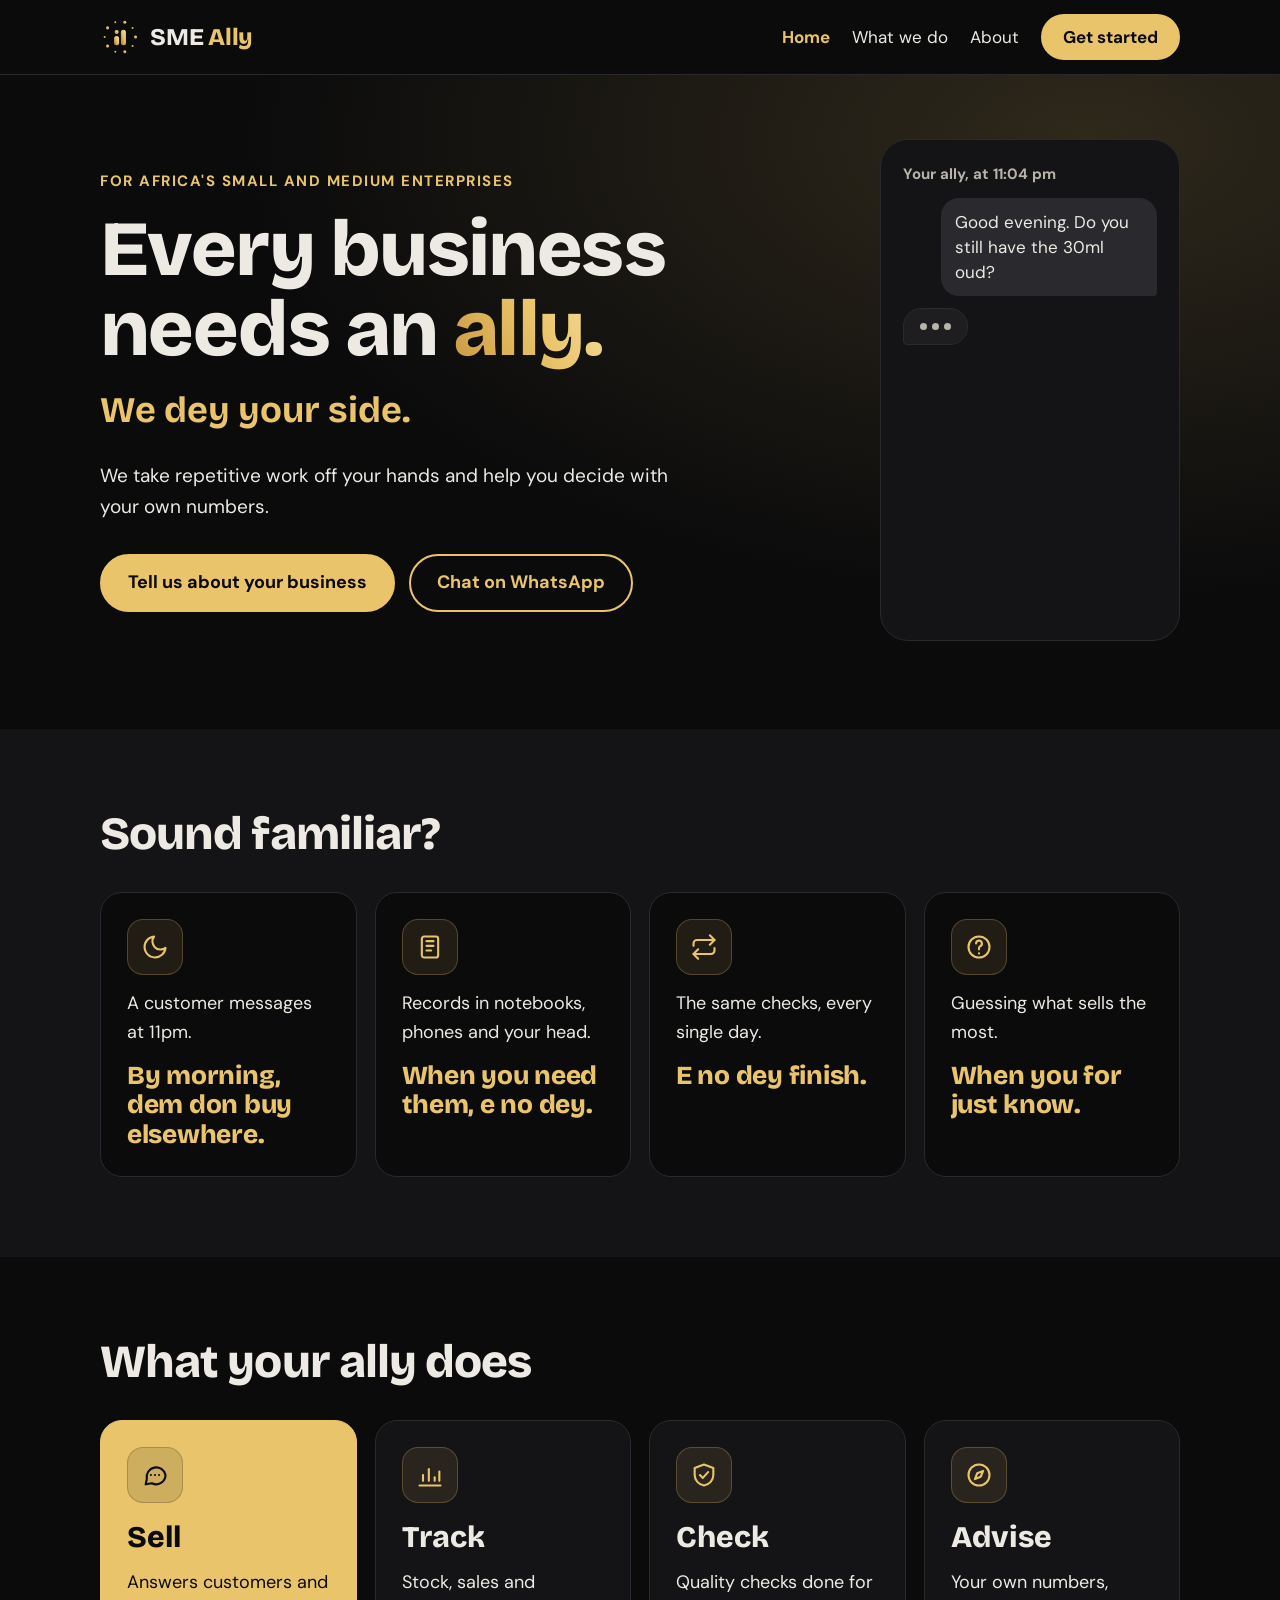
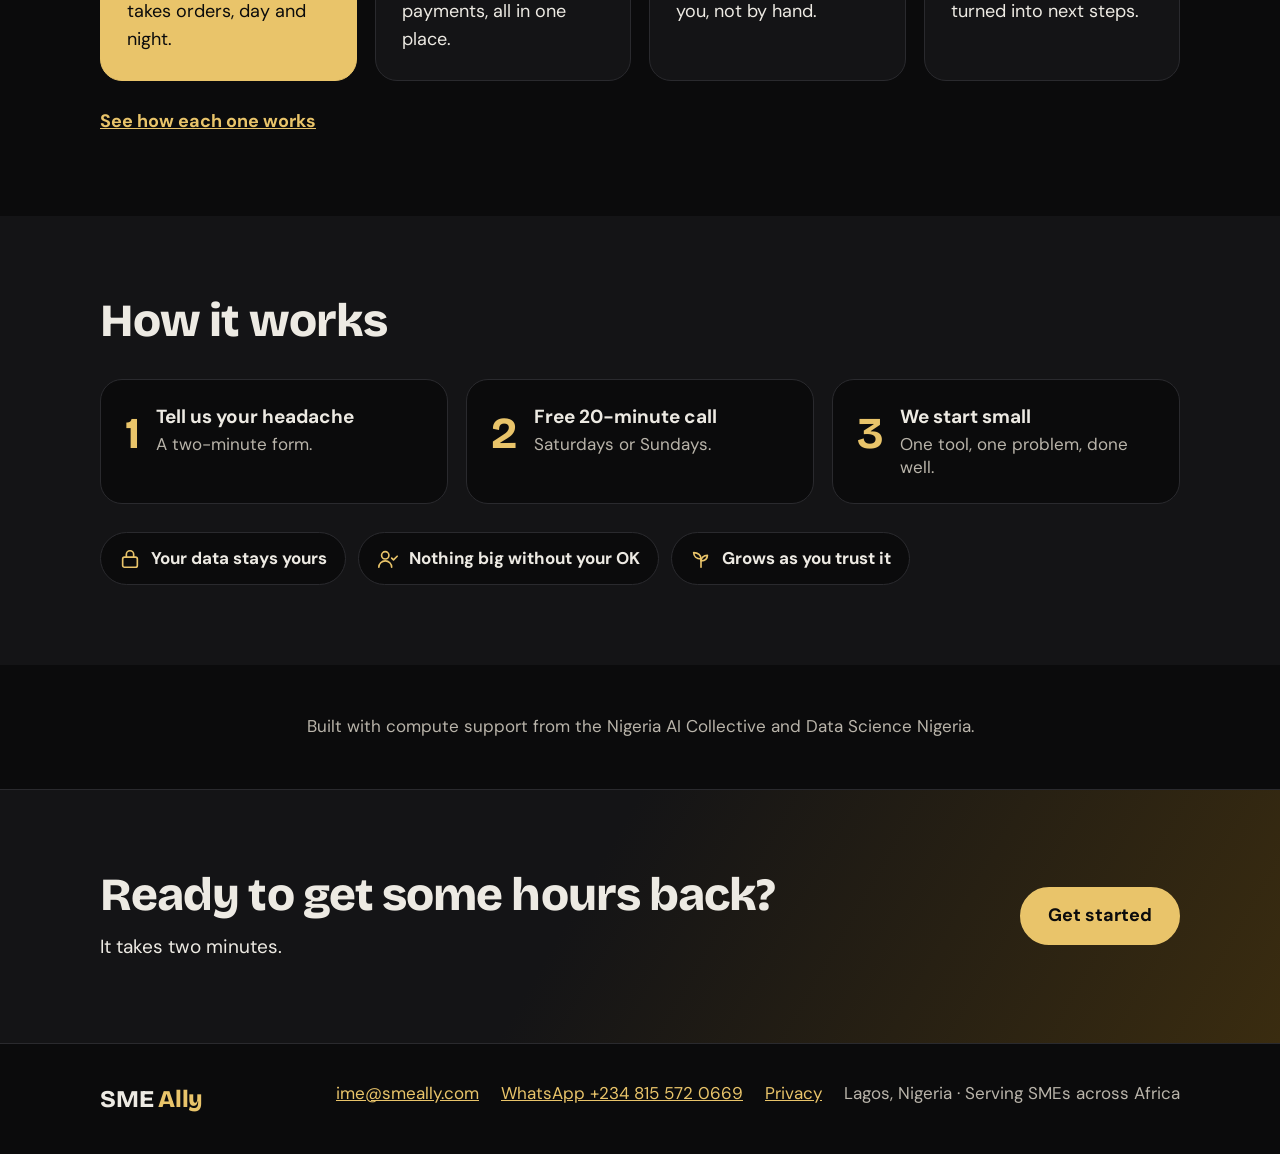
<file: index.html>
<!doctype html>
<html lang="en">
<head>
<meta charset="utf-8">
<meta name="viewport" content="width=device-width, initial-scale=1">
<title>SME Ally: Every business needs an ally</title>
<meta name="description" content="SME Ally helps Africa's small and medium enterprises sell, track, check and decide better, with tools built around how your business really works.">
<meta name="theme-color" content="#0B0B0C">
<link rel="canonical" href="https://smeally.com/">
<meta property="og:type" content="website">
<meta property="og:site_name" content="SME Ally">
<meta property="og:title" content="SME Ally: Every business needs an ally">
<meta property="og:description" content="SME Ally helps Africa's small and medium enterprises sell, track, check and decide better, with tools built around how your business really works.">
<meta property="og:url" content="https://smeally.com/">
<meta property="og:image" content="https://smeally.com/images/og-image.png">
<meta property="og:image:width" content="1200">
<meta property="og:image:height" content="630">
<meta name="twitter:card" content="summary_large_image">
<link rel="icon" href="/images/favicon.svg" type="image/svg+xml">
<link rel="icon" href="/images/favicon-32.png" sizes="32x32" type="image/png">
<link rel="apple-touch-icon" href="/images/apple-touch-icon.png">
<link rel="preload" href="/fonts/dm-sans-latin-400-normal.woff2" as="font" type="font/woff2" crossorigin>
<link rel="preload" href="/fonts/bricolage-grotesque-latin-800-normal.woff2" as="font" type="font/woff2" crossorigin>
<link rel="stylesheet" href="/css/style.css">
</head>
<body>
<a class="skip" href="#main">Skip to content</a>
<header class="site-header">
<div class="wrap">
<a class="brand" href="/" aria-label="SME Ally home">
<img src="/images/mark.svg" width="40" height="40" alt="">
<span class="brand-name">SME <span>Ally</span></span>
</a>
<nav class="nav" aria-label="Main">
<a href="/" aria-current="page">Home</a>
<a href="/what-we-do.html">What we do</a>
<a href="/about.html">About</a>
<a class="btn" href="/start.html">Get started</a>
</nav>
</div>
</header>
<main id="main">
<section class="hero">
<div class="wrap">
<div class="hero-text">
<p class="eyebrow">For Africa's small and medium enterprises</p>
<h1 class="h1">Every business needs an <span class="gold-text">ally.</span></h1>
<p class="pidgin-line">We dey your side.</p>
<p class="lead">We take repetitive work off your hands and help you decide with your own numbers.</p>
<div class="btn-row">
<a class="btn" href="/start.html">Tell us about your business</a>
<a class="btn btn-outline" href="https://wa.me/2348155720669?text=Hello%20SME%20Ally%2C%20I%20found%20you%20on%20smeally.com." data-wa>Chat on WhatsApp</a>
</div>
</div>
<div class="hero-side">
<div class="chat" id="hero-chat" role="img" aria-label="Example chat: a customer asks about a perfume late at night and the ally confirms it is available.">
<p class="chat-time">Your ally, at 11:04 pm</p>
<div class="bubble them">Good evening. Do you still have the 30ml oud?</div>
<div class="bubble ally">Good evening! Let me confirm that one real quick. Which area should we deliver to?</div>
<div class="bubble them">Ikeja</div>
<div class="bubble win">Good news, it's available.</div>
<p class="chat-foot">You were asleep. The sale wasn't.</p>
</div>
</div>
</div>
</section>

<section class="band">
<div class="wrap section">
<h2 class="h2">Sound familiar?</h2>
<div class="grid">
<div class="card pain"><div class="icon-box"><svg class="icon" viewBox="0 0 24 24" aria-hidden="true"><path d="M21 12.8A9 9 0 1 1 11.2 3a7 7 0 0 0 9.8 9.8z"/></svg></div><p class="pain-set">A customer messages at 11pm.</p><p class="pain-punch">By morning, dem don buy elsewhere.</p></div>
<div class="card pain"><div class="icon-box"><svg class="icon" viewBox="0 0 24 24" aria-hidden="true"><rect x="5" y="3" width="14" height="18" rx="2"/><path d="M9 7h6M9 11h6M9 15h4"/></svg></div><p class="pain-set">Records in notebooks, phones and your head.</p><p class="pain-punch">When you need them, e no dey.</p></div>
<div class="card pain"><div class="icon-box"><svg class="icon" viewBox="0 0 24 24" aria-hidden="true"><path d="M17 2l4 4-4 4"/><path d="M3 11V9a3 3 0 0 1 3-3h15"/><path d="M7 22l-4-4 4-4"/><path d="M21 13v2a3 3 0 0 1-3 3H3"/></svg></div><p class="pain-set">The same checks, every single day.</p><p class="pain-punch">E no dey finish.</p></div>
<div class="card pain"><div class="icon-box"><svg class="icon" viewBox="0 0 24 24" aria-hidden="true"><circle cx="12" cy="12" r="9"/><path d="M9.5 9a2.5 2.5 0 1 1 3.5 2.3c-.6.3-1 .9-1 1.6V14"/><path d="M12 17.5h.01"/></svg></div><p class="pain-set">Guessing what sells the most.</p><p class="pain-punch">When you for just know.</p></div>
</div>
</div>
</section>

<section class="wrap section">
<h2 class="h2">What your ally does</h2>
<div class="grid">
<div class="card tile card-gold"><div class="icon-box"><svg class="icon" viewBox="0 0 24 24" aria-hidden="true"><path d="M21 12a8 8 0 0 1-11.6 7.1L4 20l1-4.6A8 8 0 1 1 21 12z"/><path d="M8.5 12h.01M12 12h.01M15.5 12h.01"/></svg></div><p class="card-title">Sell</p><p>Answers customers and takes orders, day and night.</p></div>
<div class="card tile"><div class="icon-box"><svg class="icon" viewBox="0 0 24 24" aria-hidden="true"><path d="M3 21h18"/><path d="M6 17v-5"/><path d="M11 17V7"/><path d="M16 17v-3"/><path d="M20 17V9"/></svg></div><p class="card-title">Track</p><p>Stock, sales and payments, all in one place.</p></div>
<div class="card tile"><div class="icon-box"><svg class="icon" viewBox="0 0 24 24" aria-hidden="true"><path d="M12 3l8 3v6c0 4.5-3.4 8.3-8 9-4.6-.7-8-4.5-8-9V6z"/><path d="M8.5 12l2.5 2.5 4.5-5"/></svg></div><p class="card-title">Check</p><p>Quality checks done for you, not by hand.</p></div>
<div class="card tile"><div class="icon-box"><svg class="icon" viewBox="0 0 24 24" aria-hidden="true"><circle cx="12" cy="12" r="9"/><path d="M15.5 8.5l-2 5-5 2 2-5z"/></svg></div><p class="card-title">Advise</p><p>Your own numbers, turned into next steps.</p></div>
</div>
<p style="margin-top:26px"><a href="/what-we-do.html"><strong>See how each one works</strong></a></p>
</section>

<section class="band">
<div class="wrap section">
<h2 class="h2">How it works</h2>
<div class="step-row">
<div class="step-card"><p class="step-num">1</p><p>Tell us your headache<span>A two-minute form.</span></p></div>
<div class="step-card"><p class="step-num">2</p><p>Free 20-minute call<span>Saturdays or Sundays.</span></p></div>
<div class="step-card"><p class="step-num">3</p><p>We start small<span>One tool, one problem, done well.</span></p></div>
</div>
<div class="pills">
<span class="pill"><svg class="icon" viewBox="0 0 24 24" aria-hidden="true"><rect x="4" y="10" width="16" height="11" rx="2"/><path d="M8 10V7a4 4 0 0 1 8 0v3"/></svg>Your data stays yours</span>
<span class="pill"><svg class="icon" viewBox="0 0 24 24" aria-hidden="true"><circle cx="9" cy="8" r="4"/><path d="M2 21a7 7 0 0 1 14 0"/><path d="M16 11l2 2 4-4"/></svg>Nothing big without your OK</span>
<span class="pill"><svg class="icon" viewBox="0 0 24 24" aria-hidden="true"><path d="M12 21v-9"/><path d="M12 12C12 8 9 5 4 5c0 4 3 7 8 7z"/><path d="M12 14c0-3 2.5-6 7-6 0 3.5-2.5 6-7 6z"/></svg>Grows as you trust it</span>
</div>
</div>
</section>

<section class="wrap" style="padding-top:8px;padding-bottom:8px">
<!-- ============ DEMO VIDEO (hidden until the video is ready) ============
     When your demo video is on YouTube:
     1. On YouTube, press Share, then Embed, and copy the code after "embed/" in the link.
        Example: https://www.youtube.com/embed/AbC123xyz  ->  the code is AbC123xyz
     2. Replace VIDEO_CODE below with that code.
     3. Delete the two lines below that have square brackets [ ] in them.
     4. Commit the change on GitHub. The site updates by itself in about a minute.
     ===================================================================== -->
<!-- [DELETE THIS LINE TO SHOW THE VIDEO]
<div class="section">
<h2 class="h2">See your ally at work</h2>
<p class="section-sub" style="margin-bottom:24px">A real customer, a real sale.</p>
<iframe class="video" src="https://www.youtube-nocookie.com/embed/VIDEO_CODE" title="SME Ally demo: the sales assistant closing a sale" loading="lazy" allow="accelerometer; encrypted-media; gyroscope; picture-in-picture" allowfullscreen></iframe>
</div>
[DELETE THIS LINE TO SHOW THE VIDEO] -->
<p class="credit" style="margin:40px 0">Built with compute support from the Nigeria AI Collective and Data Science Nigeria.</p>
</section>

<section class="cta-band">
<div class="wrap section cta-inner">
<div>
<h2 class="h2">Ready to get some hours back?</h2>
<p style="margin-top:12px;font-size:19px">It takes two minutes.</p>
</div>
<a class="btn" href="/start.html">Get started</a>
</div>
</section>
</main>
<footer class="site-footer">
<div class="wrap">
<span class="brand-name">SME <span>Ally</span></span>
<div class="footer-links">
<a href="mailto:ime@smeally.com">ime@smeally.com</a>
<a href="https://wa.me/2348155720669?text=Hello%20SME%20Ally%2C%20I%20found%20you%20on%20smeally.com." data-wa>WhatsApp +234 815 572 0669</a>
<a href="/privacy.html">Privacy</a>
<span>Lagos, Nigeria · Serving SMEs across Africa</span>
</div>
</div>
</footer>
<dialog id="wa-dialog" class="wa-dialog" aria-labelledby="wa-title">
<form id="wa-form" method="dialog" novalidate data-intro="Hello SME Ally, I found you on smeally.com.">
<button type="button" class="wa-close" id="wa-close" aria-label="Close">&times;</button>
<p class="eyebrow" style="margin-bottom:8px">Chat on WhatsApp</p>
<h2 id="wa-title" class="wa-title">Quick hello first</h2>
<p class="muted" style="margin-top:6px">So we know who you are when your message arrives.</p>
<div class="field" style="margin-top:20px"><label for="wa-name">Your name</label>
<input class="input" id="wa-name" name="name" autocomplete="name" placeholder="John Doe" required></div>
<div class="field" style="margin-top:16px"><label for="wa-biz">Business name</label>
<input class="input" id="wa-biz" name="business" autocomplete="organization" placeholder="Elixir Haven"></div>
<div class="field" style="margin-top:16px"><label for="wa-kind">What kind of business is it?</label>
<input class="input" id="wa-kind" name="kind" placeholder="Perfume shop, salon, catfish farm"></div>
<div class="field" style="margin-top:16px"><label for="wa-need">What can we help with? <span class="muted" style="font-weight:400">(optional)</span></label>
<textarea class="input" id="wa-need" name="need" rows="3" placeholder="Say it the way you'd say it to a friend."></textarea></div>
<p class="error-text" id="wa-error" role="alert" hidden>Please add your name.</p>
<button class="btn" type="submit" style="margin-top:20px;width:100%">Continue to WhatsApp</button>
</form>
</dialog>
<script src="/js/config.js"></script>
<script src="/js/wa.js" defer></script>
<script src="/js/motion.js" defer></script>
</body>
</html>
</file>
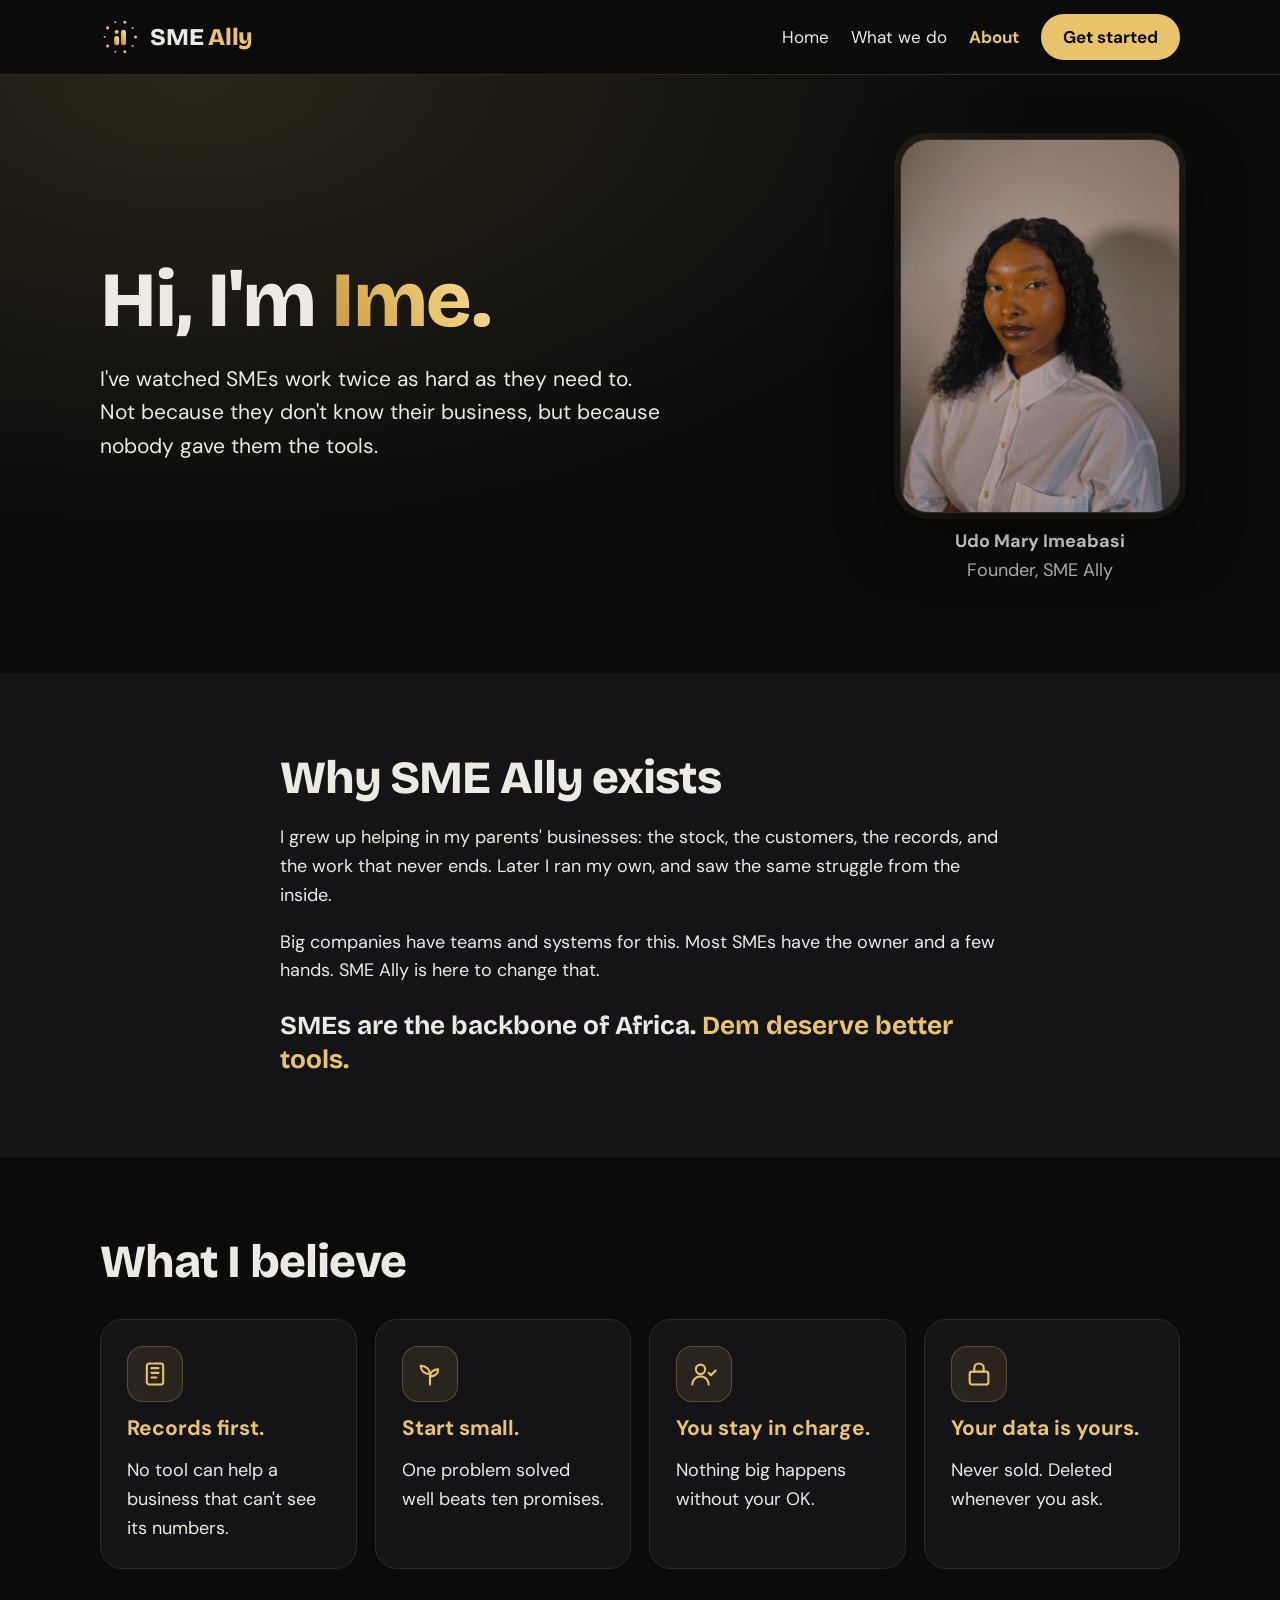
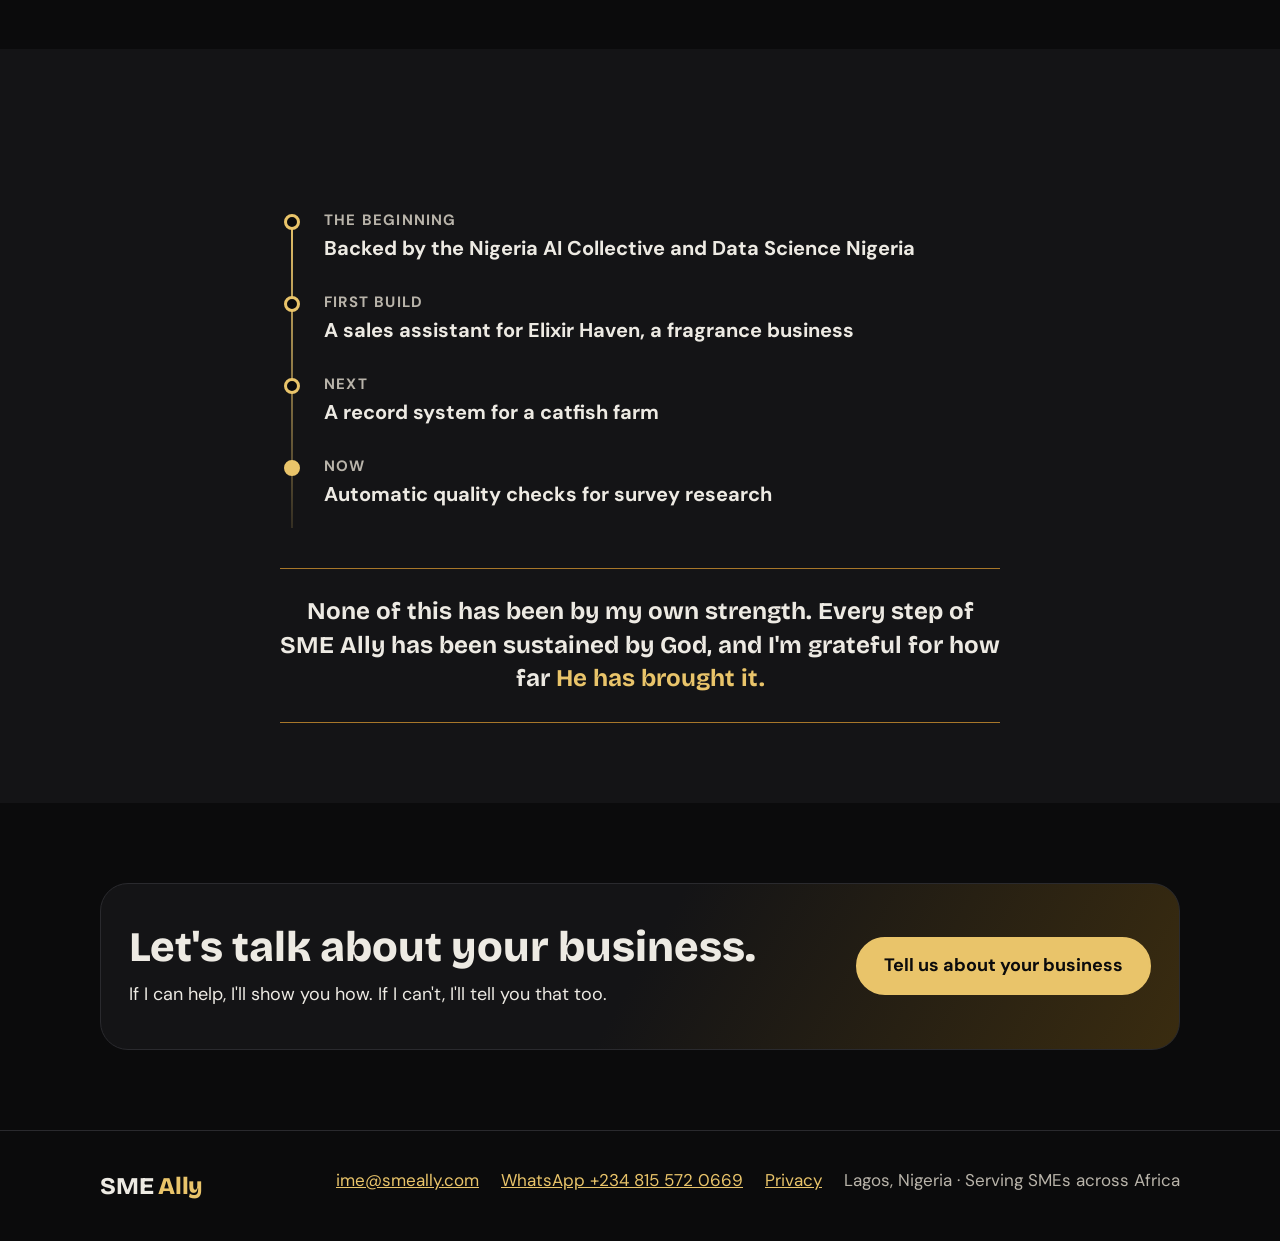
<file: about.html>
<!doctype html>
<html lang="en">
<head>
<meta charset="utf-8">
<meta name="viewport" content="width=device-width, initial-scale=1">
<title>About Ime | SME Ally</title>
<meta name="description" content="Hi, I'm Ime, founder of SME Ally. I build tools that give Africa's small and medium enterprises an ally for the daily load.">
<meta name="theme-color" content="#0B0B0C">
<link rel="canonical" href="https://smeally.com/about.html">
<meta property="og:type" content="website">
<meta property="og:site_name" content="SME Ally">
<meta property="og:title" content="About Ime | SME Ally">
<meta property="og:description" content="Hi, I'm Ime, founder of SME Ally. I build tools that give Africa's small and medium enterprises an ally for the daily load.">
<meta property="og:url" content="https://smeally.com/about.html">
<meta property="og:image" content="https://smeally.com/images/og-image.png">
<meta property="og:image:width" content="1200">
<meta property="og:image:height" content="630">
<meta name="twitter:card" content="summary_large_image">
<link rel="icon" href="/images/favicon.svg" type="image/svg+xml">
<link rel="icon" href="/images/favicon-32.png" sizes="32x32" type="image/png">
<link rel="apple-touch-icon" href="/images/apple-touch-icon.png">
<link rel="preload" href="/fonts/dm-sans-latin-400-normal.woff2" as="font" type="font/woff2" crossorigin>
<link rel="preload" href="/fonts/bricolage-grotesque-latin-800-normal.woff2" as="font" type="font/woff2" crossorigin>
<link rel="stylesheet" href="/css/style.css">
</head>
<body>
<a class="skip" href="#main">Skip to content</a>
<header class="site-header">
<div class="wrap">
<a class="brand" href="/" aria-label="SME Ally home">
<img src="/images/mark.svg" width="40" height="40" alt="">
<span class="brand-name">SME <span>Ally</span></span>
</a>
<nav class="nav" aria-label="Main">
<a href="/">Home</a>
<a href="/what-we-do.html">What we do</a>
<a href="/about.html" aria-current="page">About</a>
<a class="btn" href="/start.html">Get started</a>
</nav>
</div>
</header>
<main id="main">
<section class="hero" style="background:radial-gradient(ellipse at 15% 0%, rgba(233,196,106,0.14), rgba(11,11,12,0) 55%)">
<div class="wrap">
<div class="hero-text">
<h1 class="h1">Hi, I'm <span class="gold-text">Ime.</span></h1>
<p class="lead" style="font-size:21px;max-width:560px">I've watched SMEs work twice as hard as they need to. Not because they don't know their business, but because nobody gave them the tools.</p>
</div>
<div class="photo-wrap">
<!-- ============ YOUR PHOTO ============
     The photo is the file images/ime.jpg (all small letters).
     To change it, upload a new photo with exactly that name into the images folder.
     ==================================== -->
<div class="photo-real">
<img class="photo-fallback" src="/images/mark.svg" alt="" aria-hidden="true">
<img src="/images/ime.jpg" alt="Udo Mary Imeabasi, founder of SME Ally" width="300" height="400" onerror="this.remove()" style="position:relative">
</div>
<p style="text-align:center"><strong>Udo Mary Imeabasi</strong><br><span class="muted">Founder, SME Ally</span></p>
</div>
</div>
</section>

<section class="band">
<div class="narrow section">
<h2 class="h2" style="margin-bottom:20px">Why SME Ally exists</h2>
<p style="margin-bottom:18px">I grew up helping in my parents' businesses: the stock, the customers, the records, and the work that never ends. Later I ran my own, and saw the same struggle from the inside.</p>
<p style="margin-bottom:24px">Big companies have teams and systems for this. Most SMEs have the owner and a few hands. SME Ally is here to change that.</p>
<p class="big-quote">SMEs are the backbone of Africa. <span class="gold">Dem deserve better tools.</span></p>
</div>
</section>

<section class="wrap section">
<h2 class="h2">What I believe</h2>
<div class="grid">
<div class="card belief"><div class="icon-box"><svg class="icon" viewBox="0 0 24 24" aria-hidden="true"><rect x="5" y="3" width="14" height="18" rx="2"/><path d="M9 7h6M9 11h6M9 15h4"/></svg></div><p class="card-label">Records first.</p><p>No tool can help a business that can't see its numbers.</p></div>
<div class="card belief"><div class="icon-box"><svg class="icon" viewBox="0 0 24 24" aria-hidden="true"><path d="M12 21v-9"/><path d="M12 12C12 8 9 5 4 5c0 4 3 7 8 7z"/><path d="M12 14c0-3 2.5-6 7-6 0 3.5-2.5 6-7 6z"/></svg></div><p class="card-label">Start small.</p><p>One problem solved well beats ten promises.</p></div>
<div class="card belief"><div class="icon-box"><svg class="icon" viewBox="0 0 24 24" aria-hidden="true"><circle cx="9" cy="8" r="4"/><path d="M2 21a7 7 0 0 1 14 0"/><path d="M16 11l2 2 4-4"/></svg></div><p class="card-label">You stay in charge.</p><p>Nothing big happens without your OK.</p></div>
<div class="card belief"><div class="icon-box"><svg class="icon" viewBox="0 0 24 24" aria-hidden="true"><rect x="4" y="10" width="16" height="11" rx="2"/><path d="M8 10V7a4 4 0 0 1 8 0v3"/></svg></div><p class="card-label">Your data is yours.</p><p>Never sold. Deleted whenever you ask.</p></div>
</div>
</section>

<section class="band">
<div class="narrow section">
<h2 class="h2">How it started</h2>
<ol class="timeline">
<li><p class="when">The beginning</p><p class="what">Backed by the Nigeria AI Collective and Data Science Nigeria</p></li>
<li><p class="when">First build</p><p class="what">A sales assistant for Elixir Haven, a fragrance business</p></li>
<li><p class="when">Next</p><p class="what">A record system for a catfish farm</p></li>
<li class="now"><p class="when">Now</p><p class="what">Automatic quality checks for survey research</p></li>
</ol>
<p class="faith">None of this has been by my own strength. Every step of SME Ally has been sustained by God, and I'm grateful for how far <span class="gold">He has brought it.</span></p>
</div>
</section>

<section class="wrap section">
<div class="cta-box cta-inner">
<div>
<p style="font-family:var(--head);font-weight:800;font-size:clamp(30px,3.6vw,42px);line-height:1.1">Let's talk about your business.</p>
<p style="margin-top:10px">If I can help, I'll show you how. If I can't, I'll tell you that too.</p>
</div>
<a class="btn" href="/start.html">Tell us about your business</a>
</div>
</section>
</main>
<footer class="site-footer">
<div class="wrap">
<span class="brand-name">SME <span>Ally</span></span>
<div class="footer-links">
<a href="mailto:ime@smeally.com">ime@smeally.com</a>
<a href="https://wa.me/2348155720669?text=Hello%20SME%20Ally%2C%20I%20found%20you%20on%20smeally.com." data-wa>WhatsApp +234 815 572 0669</a>
<a href="/privacy.html">Privacy</a>
<span>Lagos, Nigeria · Serving SMEs across Africa</span>
</div>
</div>
</footer>
<dialog id="wa-dialog" class="wa-dialog" aria-labelledby="wa-title">
<form id="wa-form" method="dialog" novalidate data-intro="Hello SME Ally, I found you on smeally.com.">
<button type="button" class="wa-close" id="wa-close" aria-label="Close">&times;</button>
<p class="eyebrow" style="margin-bottom:8px">Chat on WhatsApp</p>
<h2 id="wa-title" class="wa-title">Quick hello first</h2>
<p class="muted" style="margin-top:6px">So we know who you are when your message arrives.</p>
<div class="field" style="margin-top:20px"><label for="wa-name">Your name</label>
<input class="input" id="wa-name" name="name" autocomplete="name" placeholder="John Doe" required></div>
<div class="field" style="margin-top:16px"><label for="wa-biz">Business name</label>
<input class="input" id="wa-biz" name="business" autocomplete="organization" placeholder="Elixir Haven"></div>
<div class="field" style="margin-top:16px"><label for="wa-kind">What kind of business is it?</label>
<input class="input" id="wa-kind" name="kind" placeholder="Perfume shop, salon, catfish farm"></div>
<div class="field" style="margin-top:16px"><label for="wa-need">What can we help with? <span class="muted" style="font-weight:400">(optional)</span></label>
<textarea class="input" id="wa-need" name="need" rows="3" placeholder="Say it the way you'd say it to a friend."></textarea></div>
<p class="error-text" id="wa-error" role="alert" hidden>Please add your name.</p>
<button class="btn" type="submit" style="margin-top:20px;width:100%">Continue to WhatsApp</button>
</form>
</dialog>
<script src="/js/config.js"></script>
<script src="/js/wa.js" defer></script>
<script src="/js/motion.js" defer></script>
</body>
</html>
</file>
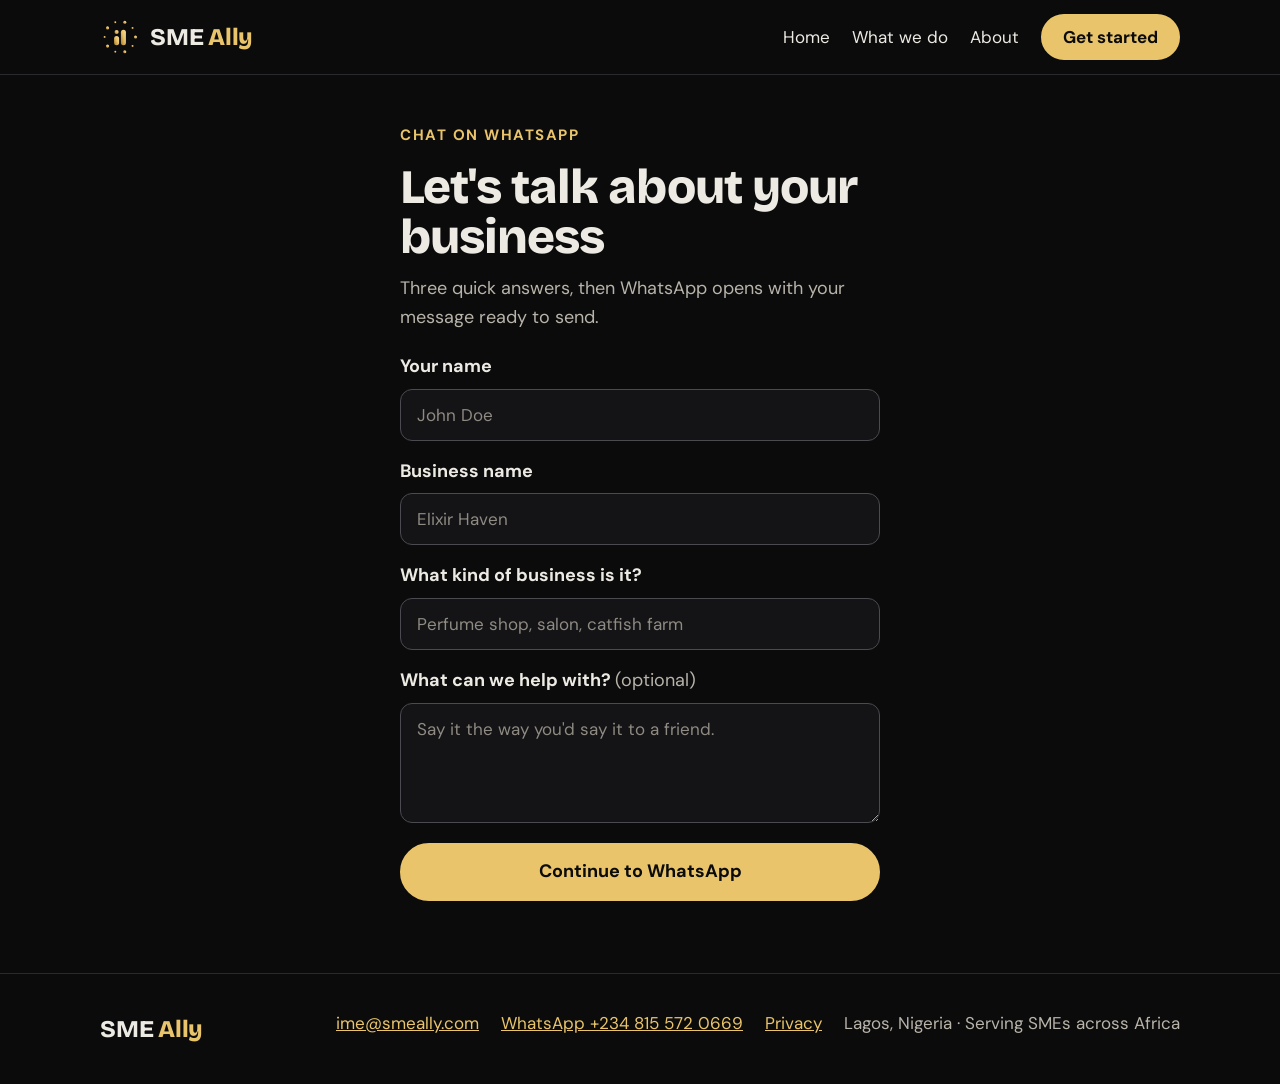
<file: chat.html>
<!doctype html>
<html lang="en">
<head>
<meta charset="utf-8">
<meta name="viewport" content="width=device-width, initial-scale=1">
<title>Chat with SME Ally on WhatsApp</title>
<meta name="description" content="Tell us a little about your business and continue the chat on WhatsApp.">
<meta name="theme-color" content="#0B0B0C">
<link rel="canonical" href="https://smeally.com/chat">
<meta property="og:type" content="website">
<meta property="og:site_name" content="SME Ally">
<meta property="og:title" content="Chat with SME Ally on WhatsApp">
<meta property="og:description" content="Tell us a little about your business and continue the chat on WhatsApp.">
<meta property="og:url" content="https://smeally.com/chat">
<meta property="og:image" content="https://smeally.com/images/og-image.png">
<meta property="og:image:width" content="1200">
<meta property="og:image:height" content="630">
<meta name="twitter:card" content="summary_large_image">
<link rel="icon" href="/images/favicon.svg" type="image/svg+xml">
<link rel="icon" href="/images/favicon-32.png" sizes="32x32" type="image/png">
<link rel="apple-touch-icon" href="/images/apple-touch-icon.png">
<link rel="preload" href="/fonts/dm-sans-latin-400-normal.woff2" as="font" type="font/woff2" crossorigin>
<link rel="preload" href="/fonts/bricolage-grotesque-latin-800-normal.woff2" as="font" type="font/woff2" crossorigin>
<link rel="stylesheet" href="/css/style.css">
</head>
<body>
<a class="skip" href="#main">Skip to content</a>
<header class="site-header">
<div class="wrap">
<a class="brand" href="/" aria-label="SME Ally home">
<img src="/images/mark.svg" width="40" height="40" alt="">
<span class="brand-name">SME <span>Ally</span></span>
</a>
<nav class="nav" aria-label="Main">
<a href="/">Home</a>
<a href="/what-we-do.html">What we do</a>
<a href="/about.html">About</a>
<a class="btn" href="/start.html">Get started</a>
</nav>
</div>
</header>
<main id="main">
<div class="narrow" style="max-width:520px;padding-top:48px;padding-bottom:72px">
<p class="eyebrow">Chat on WhatsApp</p>
<h1 class="h1" style="font-size:clamp(34px,6vw,48px)">Let's talk about your business</h1>
<p class="muted" style="margin-top:12px">Three quick answers, then WhatsApp opens with your message ready to send.</p>
<form id="wa-form" novalidate data-intro="Hello SME Ally, I'd like to know more about how you can help my business.">
<div class="field" style="margin-top:20px"><label for="wa-name">Your name</label>
<input class="input" id="wa-name" name="name" autocomplete="name" placeholder="John Doe" required></div>
<div class="field" style="margin-top:16px"><label for="wa-biz">Business name</label>
<input class="input" id="wa-biz" name="business" autocomplete="organization" placeholder="Elixir Haven"></div>
<div class="field" style="margin-top:16px"><label for="wa-kind">What kind of business is it?</label>
<input class="input" id="wa-kind" name="kind" placeholder="Perfume shop, salon, catfish farm"></div>
<div class="field" style="margin-top:16px"><label for="wa-need">What can we help with? <span class="muted" style="font-weight:400">(optional)</span></label>
<textarea class="input" id="wa-need" name="need" rows="3" placeholder="Say it the way you'd say it to a friend."></textarea></div>
<p class="error-text" id="wa-error" role="alert" hidden>Please add your name.</p>
<button class="btn" type="submit" style="margin-top:20px;width:100%">Continue to WhatsApp</button>
</form>
</div>
</main>
<footer class="site-footer">
<div class="wrap">
<span class="brand-name">SME <span>Ally</span></span>
<div class="footer-links">
<a href="mailto:ime@smeally.com">ime@smeally.com</a>
<a href="https://wa.me/2348155720669">WhatsApp +234 815 572 0669</a>
<a href="/privacy.html">Privacy</a>
<span>Lagos, Nigeria · Serving SMEs across Africa</span>
</div>
</div>
</footer>
<script src="/js/config.js"></script>
<script src="/js/wa.js" defer></script>
<script src="/js/motion.js" defer></script>
</body>
</html>
</file>
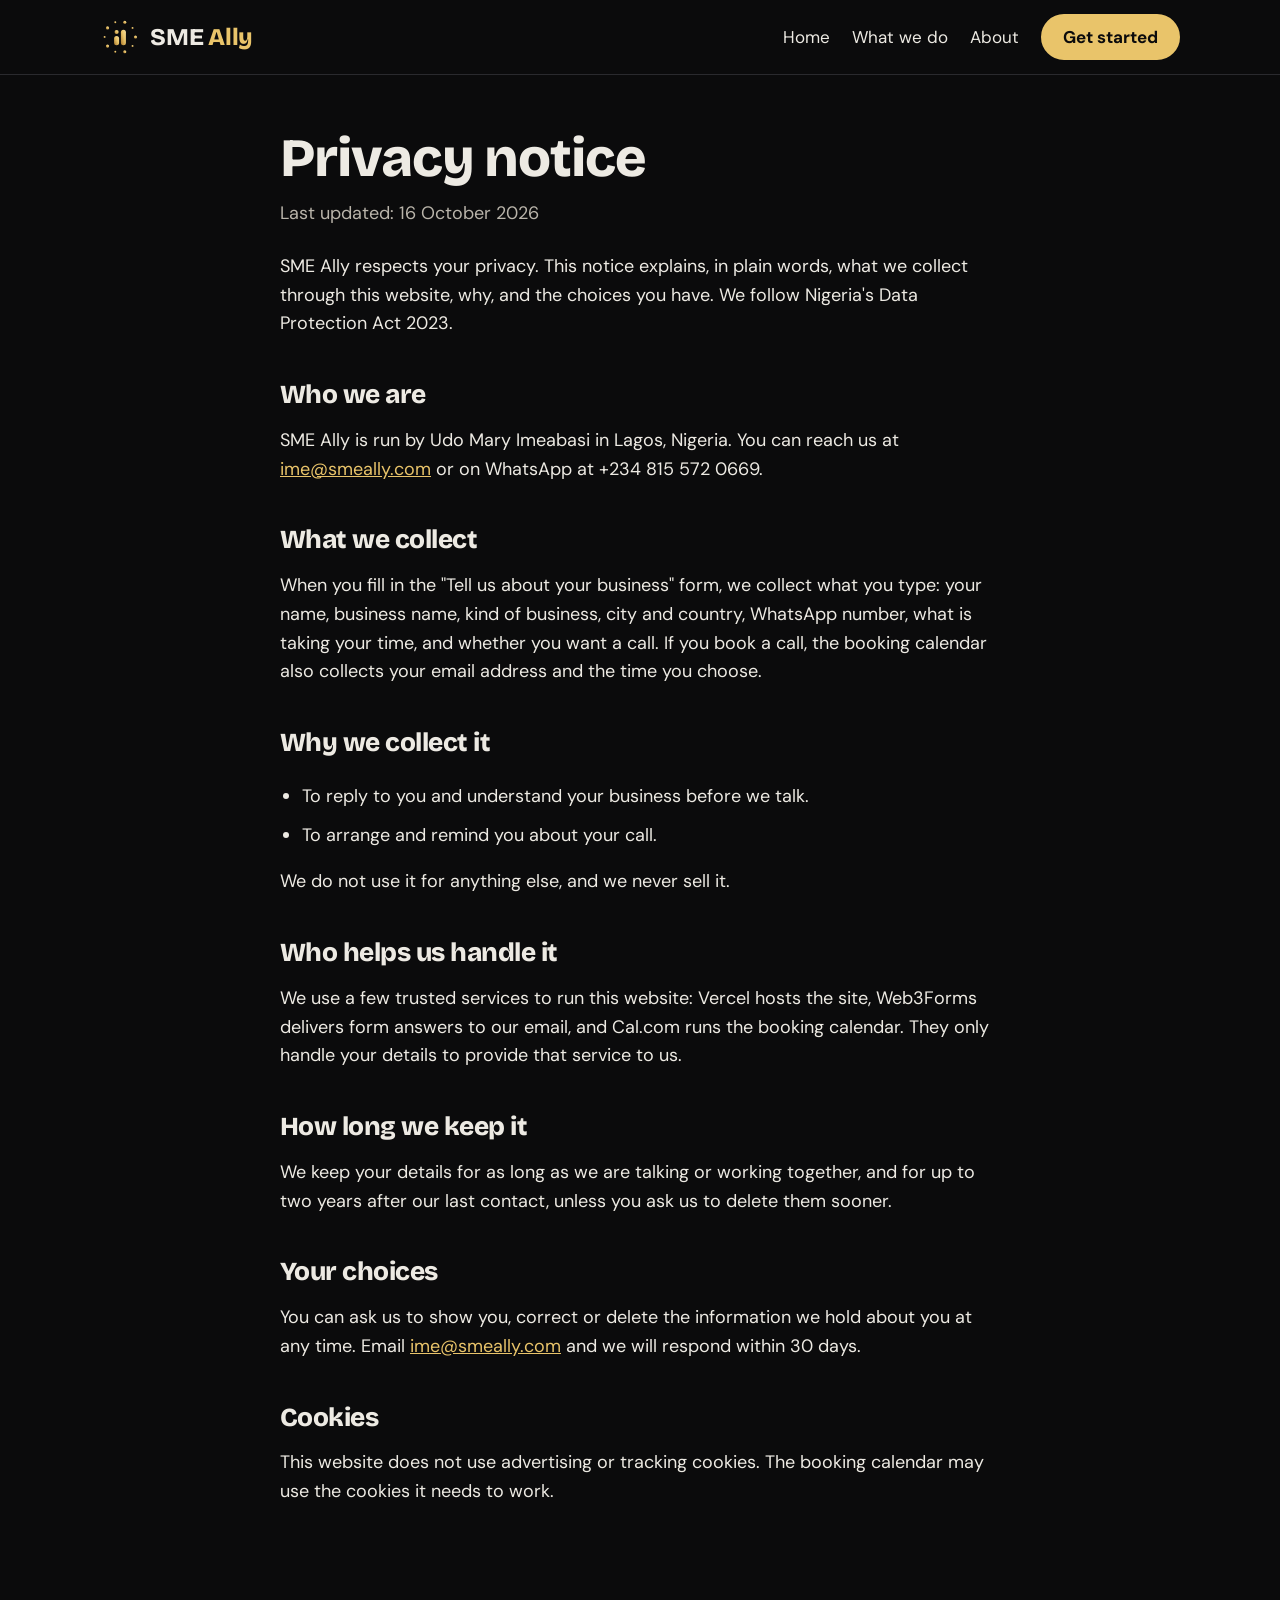
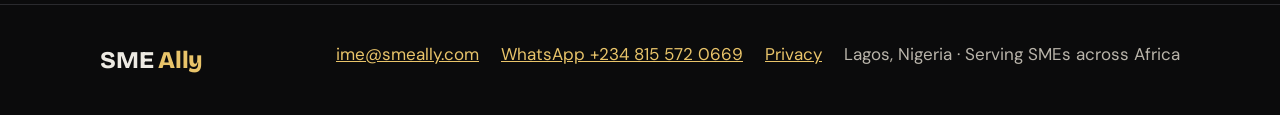
<file: privacy.html>
<!doctype html>
<html lang="en">
<head>
<meta charset="utf-8">
<meta name="viewport" content="width=device-width, initial-scale=1">
<title>Privacy notice | SME Ally</title>
<meta name="description" content="How SME Ally handles the information you share through this website.">
<meta name="theme-color" content="#0B0B0C">
<link rel="canonical" href="https://smeally.com/privacy.html">
<meta property="og:type" content="website">
<meta property="og:site_name" content="SME Ally">
<meta property="og:title" content="Privacy notice | SME Ally">
<meta property="og:description" content="How SME Ally handles the information you share through this website.">
<meta property="og:url" content="https://smeally.com/privacy.html">
<meta property="og:image" content="https://smeally.com/images/og-image.png">
<meta property="og:image:width" content="1200">
<meta property="og:image:height" content="630">
<meta name="twitter:card" content="summary_large_image">
<link rel="icon" href="/images/favicon.svg" type="image/svg+xml">
<link rel="icon" href="/images/favicon-32.png" sizes="32x32" type="image/png">
<link rel="apple-touch-icon" href="/images/apple-touch-icon.png">
<link rel="preload" href="/fonts/dm-sans-latin-400-normal.woff2" as="font" type="font/woff2" crossorigin>
<link rel="preload" href="/fonts/bricolage-grotesque-latin-800-normal.woff2" as="font" type="font/woff2" crossorigin>
<link rel="stylesheet" href="/css/style.css">
</head>
<body>
<a class="skip" href="#main">Skip to content</a>
<header class="site-header">
<div class="wrap">
<a class="brand" href="/" aria-label="SME Ally home">
<img src="/images/mark.svg" width="40" height="40" alt="">
<span class="brand-name">SME <span>Ally</span></span>
</a>
<nav class="nav" aria-label="Main">
<a href="/">Home</a>
<a href="/what-we-do.html">What we do</a>
<a href="/about.html">About</a>
<a class="btn" href="/start.html">Get started</a>
</nav>
</div>
</header>
<main id="main">
<div class="narrow legal" style="padding-top:56px;padding-bottom:88px">
<h1 class="h1" style="font-size:clamp(36px,6vw,54px)">Privacy notice</h1>
<p class="muted" style="margin-top:12px">Last updated: 16 October 2026</p>

<p style="margin-top:24px">SME Ally respects your privacy. This notice explains, in plain words, what we collect through this website, why, and the choices you have. We follow Nigeria's Data Protection Act 2023.</p>

<h2>Who we are</h2>
<p>SME Ally is run by Udo Mary Imeabasi in Lagos, Nigeria. You can reach us at <a href="mailto:ime@smeally.com">ime@smeally.com</a> or on WhatsApp at +234 815 572 0669.</p>

<h2>What we collect</h2>
<p>When you fill in the "Tell us about your business" form, we collect what you type: your name, business name, kind of business, city and country, WhatsApp number, what is taking your time, and whether you want a call. If you book a call, the booking calendar also collects your email address and the time you choose.</p>

<h2>Why we collect it</h2>
<ul>
<li>To reply to you and understand your business before we talk.</li>
<li>To arrange and remind you about your call.</li>
</ul>
<p>We do not use it for anything else, and we never sell it.</p>

<h2>Who helps us handle it</h2>
<p>We use a few trusted services to run this website: Vercel hosts the site, Web3Forms delivers form answers to our email, and Cal.com runs the booking calendar. They only handle your details to provide that service to us.</p>

<h2>How long we keep it</h2>
<p>We keep your details for as long as we are talking or working together, and for up to two years after our last contact, unless you ask us to delete them sooner.</p>

<h2>Your choices</h2>
<p>You can ask us to show you, correct or delete the information we hold about you at any time. Email <a href="mailto:ime@smeally.com">ime@smeally.com</a> and we will respond within 30 days.</p>

<h2>Cookies</h2>
<p>This website does not use advertising or tracking cookies. The booking calendar may use the cookies it needs to work.</p>
</div>
</main>
<footer class="site-footer">
<div class="wrap">
<span class="brand-name">SME <span>Ally</span></span>
<div class="footer-links">
<a href="mailto:ime@smeally.com">ime@smeally.com</a>
<a href="https://wa.me/2348155720669?text=Hello%20SME%20Ally%2C%20I%20found%20you%20on%20smeally.com." data-wa>WhatsApp +234 815 572 0669</a>
<a href="/privacy.html">Privacy</a>
<span>Lagos, Nigeria · Serving SMEs across Africa</span>
</div>
</div>
</footer>
<dialog id="wa-dialog" class="wa-dialog" aria-labelledby="wa-title">
<form id="wa-form" method="dialog" novalidate data-intro="Hello SME Ally, I found you on smeally.com.">
<button type="button" class="wa-close" id="wa-close" aria-label="Close">&times;</button>
<p class="eyebrow" style="margin-bottom:8px">Chat on WhatsApp</p>
<h2 id="wa-title" class="wa-title">Quick hello first</h2>
<p class="muted" style="margin-top:6px">So we know who you are when your message arrives.</p>
<div class="field" style="margin-top:20px"><label for="wa-name">Your name</label>
<input class="input" id="wa-name" name="name" autocomplete="name" placeholder="John Doe" required></div>
<div class="field" style="margin-top:16px"><label for="wa-biz">Business name</label>
<input class="input" id="wa-biz" name="business" autocomplete="organization" placeholder="Elixir Haven"></div>
<div class="field" style="margin-top:16px"><label for="wa-kind">What kind of business is it?</label>
<input class="input" id="wa-kind" name="kind" placeholder="Perfume shop, salon, catfish farm"></div>
<div class="field" style="margin-top:16px"><label for="wa-need">What can we help with? <span class="muted" style="font-weight:400">(optional)</span></label>
<textarea class="input" id="wa-need" name="need" rows="3" placeholder="Say it the way you'd say it to a friend."></textarea></div>
<p class="error-text" id="wa-error" role="alert" hidden>Please add your name.</p>
<button class="btn" type="submit" style="margin-top:20px;width:100%">Continue to WhatsApp</button>
</form>
</dialog>
<script src="/js/config.js"></script>
<script src="/js/wa.js" defer></script>
<script src="/js/motion.js" defer></script>
</body>
</html>
</file>
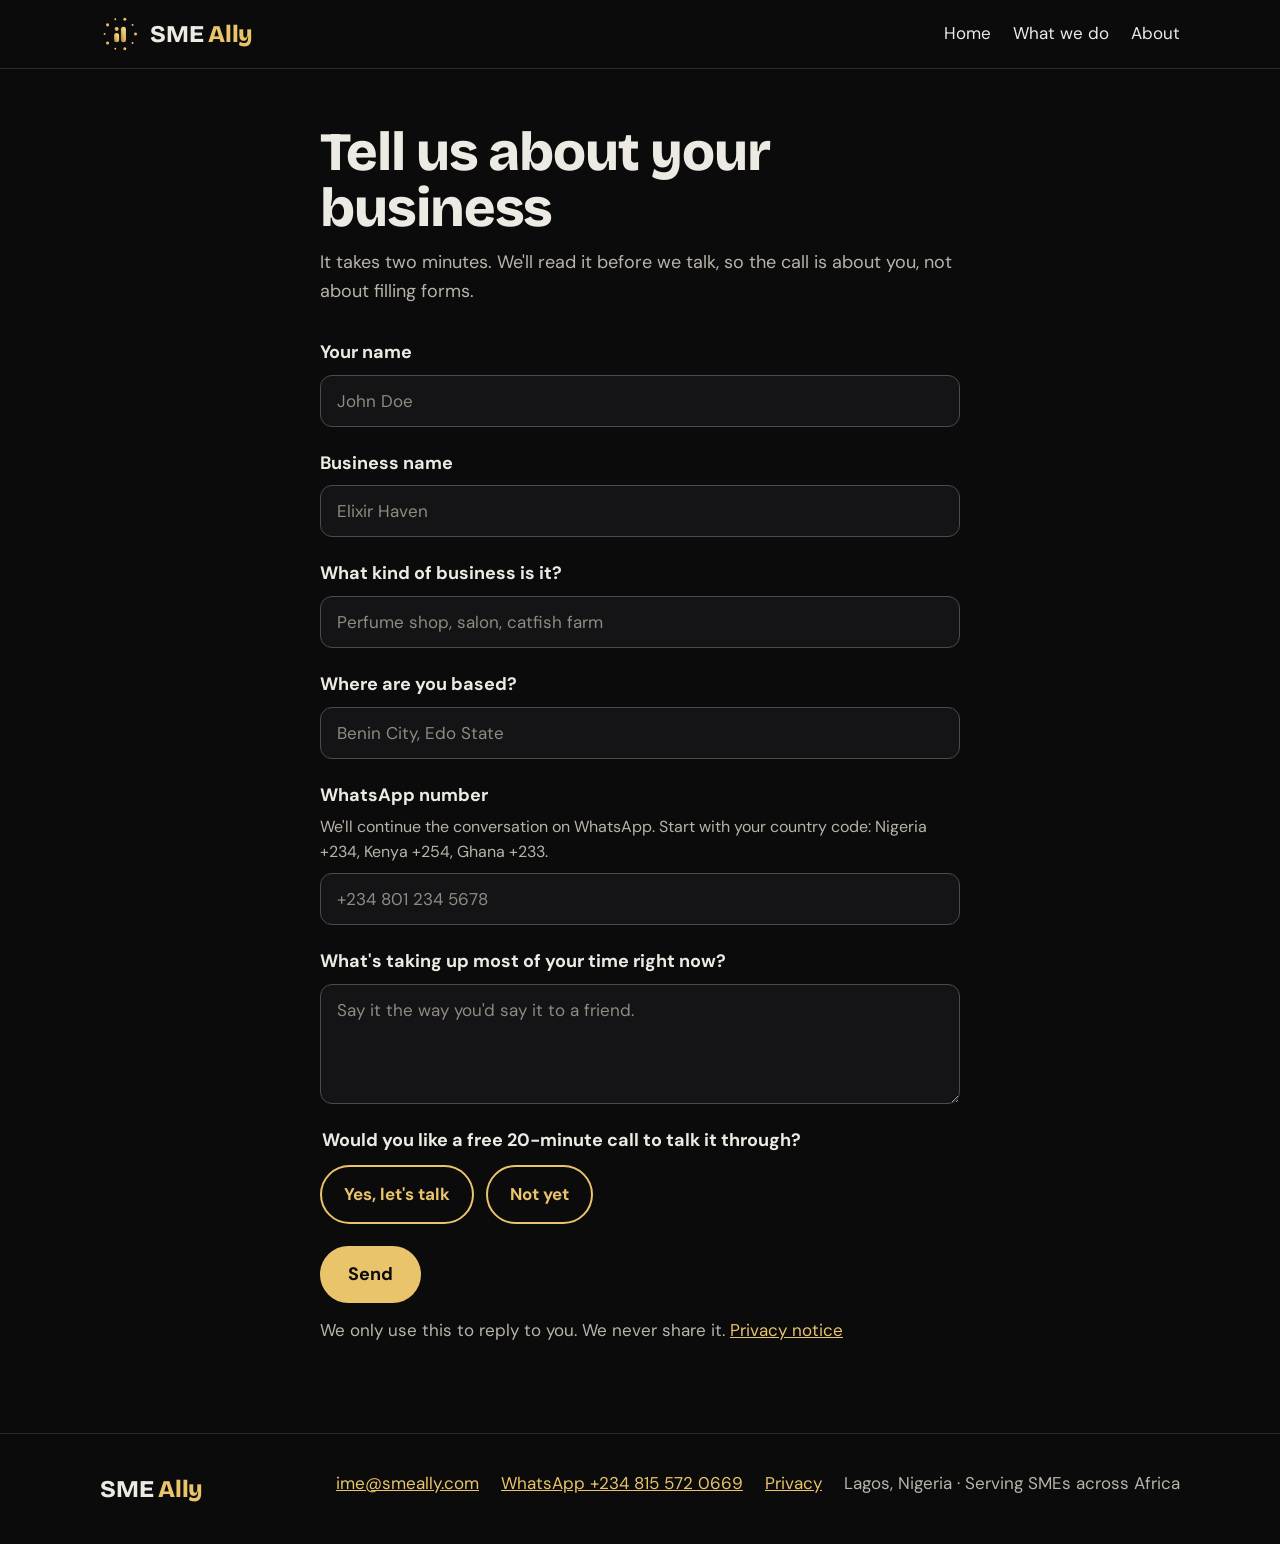
<file: start.html>
<!doctype html>
<html lang="en">
<head>
<meta charset="utf-8">
<meta name="viewport" content="width=device-width, initial-scale=1">
<title>Tell us about your business | SME Ally</title>
<meta name="description" content="Tell us what's taking your time and book a free 20-minute call with SME Ally.">
<meta name="theme-color" content="#0B0B0C">
<link rel="canonical" href="https://smeally.com/start.html">
<meta property="og:type" content="website">
<meta property="og:site_name" content="SME Ally">
<meta property="og:title" content="Tell us about your business | SME Ally">
<meta property="og:description" content="Tell us what's taking your time and book a free 20-minute call with SME Ally.">
<meta property="og:url" content="https://smeally.com/start.html">
<meta property="og:image" content="https://smeally.com/images/og-image.png">
<meta property="og:image:width" content="1200">
<meta property="og:image:height" content="630">
<meta name="twitter:card" content="summary_large_image">
<link rel="icon" href="/images/favicon.svg" type="image/svg+xml">
<link rel="icon" href="/images/favicon-32.png" sizes="32x32" type="image/png">
<link rel="apple-touch-icon" href="/images/apple-touch-icon.png">
<link rel="preload" href="/fonts/dm-sans-latin-400-normal.woff2" as="font" type="font/woff2" crossorigin>
<link rel="preload" href="/fonts/bricolage-grotesque-latin-800-normal.woff2" as="font" type="font/woff2" crossorigin>
<link rel="stylesheet" href="/css/style.css">
</head>
<body>
<a class="skip" href="#main">Skip to content</a>
<header class="site-header">
<div class="wrap">
<a class="brand" href="/" aria-label="SME Ally home">
<img src="/images/mark.svg" width="40" height="40" alt="">
<span class="brand-name">SME <span>Ally</span></span>
</a>
<nav class="nav" aria-label="Main">
<a href="/">Home</a>
<a href="/what-we-do.html">What we do</a>
<a href="/about.html">About</a>

</nav>
</div>
</header>
<main id="main">
<div class="narrow" style="max-width:680px;padding-top:56px;padding-bottom:88px">

<div id="step-form">
<h1 class="h1" style="font-size:clamp(36px,6vw,54px)">Tell us about your business</h1>
<p class="muted" style="margin-top:12px">It takes two minutes. We'll read it before we talk, so the call is about you, not about filling forms.</p>

<form id="lead-form" class="form" novalidate>
<input type="checkbox" name="botcheck" class="honey" tabindex="-1" autocomplete="off" aria-hidden="true">

<div class="field"><label for="f-name">Your name</label>
<input class="input" id="f-name" name="name" autocomplete="name" placeholder="John Doe" required></div>

<div class="field"><label for="f-biz">Business name</label>
<input class="input" id="f-biz" name="business" autocomplete="organization" placeholder="Elixir Haven" required></div>

<div class="field"><label for="f-kind">What kind of business is it?</label>
<input class="input" id="f-kind" name="kind" placeholder="Perfume shop, salon, catfish farm"></div>

<div class="field"><label for="f-where">Where are you based?</label>
<input class="input" id="f-where" name="location" placeholder="Benin City, Edo State"></div>

<div class="field"><label for="f-wa">WhatsApp number</label>
<p class="hint" id="f-wa-hint">We'll continue the conversation on WhatsApp. Start with your country code: Nigeria +234, Kenya +254, Ghana +233.</p>
<input class="input" id="f-wa" name="whatsapp" type="tel" autocomplete="tel" inputmode="tel" placeholder="+234 801 234 5678" aria-describedby="f-wa-hint" required></div>

<div class="field"><label for="f-pain">What's taking up most of your time right now?</label>
<textarea class="input" id="f-pain" name="time_taker" rows="4" placeholder="Say it the way you'd say it to a friend."></textarea></div>

<fieldset>
<legend class="legend">Would you like a free 20-minute call to talk it through?</legend>
<div class="choice-row">
<label class="choice"><input type="radio" name="call" value="Yes"><span>Yes, let's talk</span></label>
<label class="choice"><input type="radio" name="call" value="Not yet"><span>Not yet</span></label>
</div>
</fieldset>

<p class="call-note" id="call-note" hidden>Great. After you press Send, a calendar opens right here so you can pick your time. Calls are on <strong>Saturdays and Sundays, 10am to 4pm, Lagos time</strong>.</p>

<p class="error-text" id="form-error" role="alert" hidden></p>

<div>
<button class="btn" type="submit" id="send-btn">Send</button>
<p class="muted" style="font-size:17px;margin-top:14px">We only use this to reply to you. We never share it. <a href="/privacy.html">Privacy notice</a></p>
</div>
</form>
</div>

<div id="step-book" hidden>
<h1 class="h1" style="font-size:clamp(34px,5.5vw,50px)">Thank you. Now pick your time.</h1>
<p style="margin-top:12px">We have your details. Choose a Saturday or Sunday slot below. You'll get a confirmation straight away.</p>
<div id="cal-box"></div>
<p class="muted" style="margin-top:18px">Calendar not loading? <a id="cal-wa" href="https://wa.me/2348155720669?text=Hello%20SME%20Ally%2C%20I%20found%20you%20on%20smeally.com." data-wa>Message us on WhatsApp</a> and we'll book you in.</p>
</div>

<div id="step-done" class="done" hidden>
<img src="/images/mark.svg" width="96" height="96" alt="" style="margin:0 auto">
<h1 class="h1" style="font-size:clamp(34px,5vw,48px);margin-top:20px">Thank you.</h1>
<p id="done-text" style="margin:12px auto 0;max-width:480px">We'll reach out on WhatsApp within a day.</p>
<p style="margin-top:28px"><a href="/"><strong>Back to home</strong></a></p>
</div>

</div>
</main>
<footer class="site-footer">
<div class="wrap">
<span class="brand-name">SME <span>Ally</span></span>
<div class="footer-links">
<a href="mailto:ime@smeally.com">ime@smeally.com</a>
<a href="https://wa.me/2348155720669?text=Hello%20SME%20Ally%2C%20I%20found%20you%20on%20smeally.com." data-wa>WhatsApp +234 815 572 0669</a>
<a href="/privacy.html">Privacy</a>
<span>Lagos, Nigeria · Serving SMEs across Africa</span>
</div>
</div>
</footer>
<script src="/js/config.js"></script>
<script src="/js/start.js"></script>
<dialog id="wa-dialog" class="wa-dialog" aria-labelledby="wa-title">
<form id="wa-form" method="dialog" novalidate data-intro="Hello SME Ally, I found you on smeally.com.">
<button type="button" class="wa-close" id="wa-close" aria-label="Close">&times;</button>
<p class="eyebrow" style="margin-bottom:8px">Chat on WhatsApp</p>
<h2 id="wa-title" class="wa-title">Quick hello first</h2>
<p class="muted" style="margin-top:6px">So we know who you are when your message arrives.</p>
<div class="field" style="margin-top:20px"><label for="wa-name">Your name</label>
<input class="input" id="wa-name" name="name" autocomplete="name" placeholder="John Doe" required></div>
<div class="field" style="margin-top:16px"><label for="wa-biz">Business name</label>
<input class="input" id="wa-biz" name="business" autocomplete="organization" placeholder="Elixir Haven"></div>
<div class="field" style="margin-top:16px"><label for="wa-kind">What kind of business is it?</label>
<input class="input" id="wa-kind" name="kind" placeholder="Perfume shop, salon, catfish farm"></div>
<div class="field" style="margin-top:16px"><label for="wa-need">What can we help with? <span class="muted" style="font-weight:400">(optional)</span></label>
<textarea class="input" id="wa-need" name="need" rows="3" placeholder="Say it the way you'd say it to a friend."></textarea></div>
<p class="error-text" id="wa-error" role="alert" hidden>Please add your name.</p>
<button class="btn" type="submit" style="margin-top:20px;width:100%">Continue to WhatsApp</button>
</form>
</dialog>
<script src="/js/wa.js" defer></script>
<script src="/js/motion.js" defer></script>
</body>
</html>
</file>
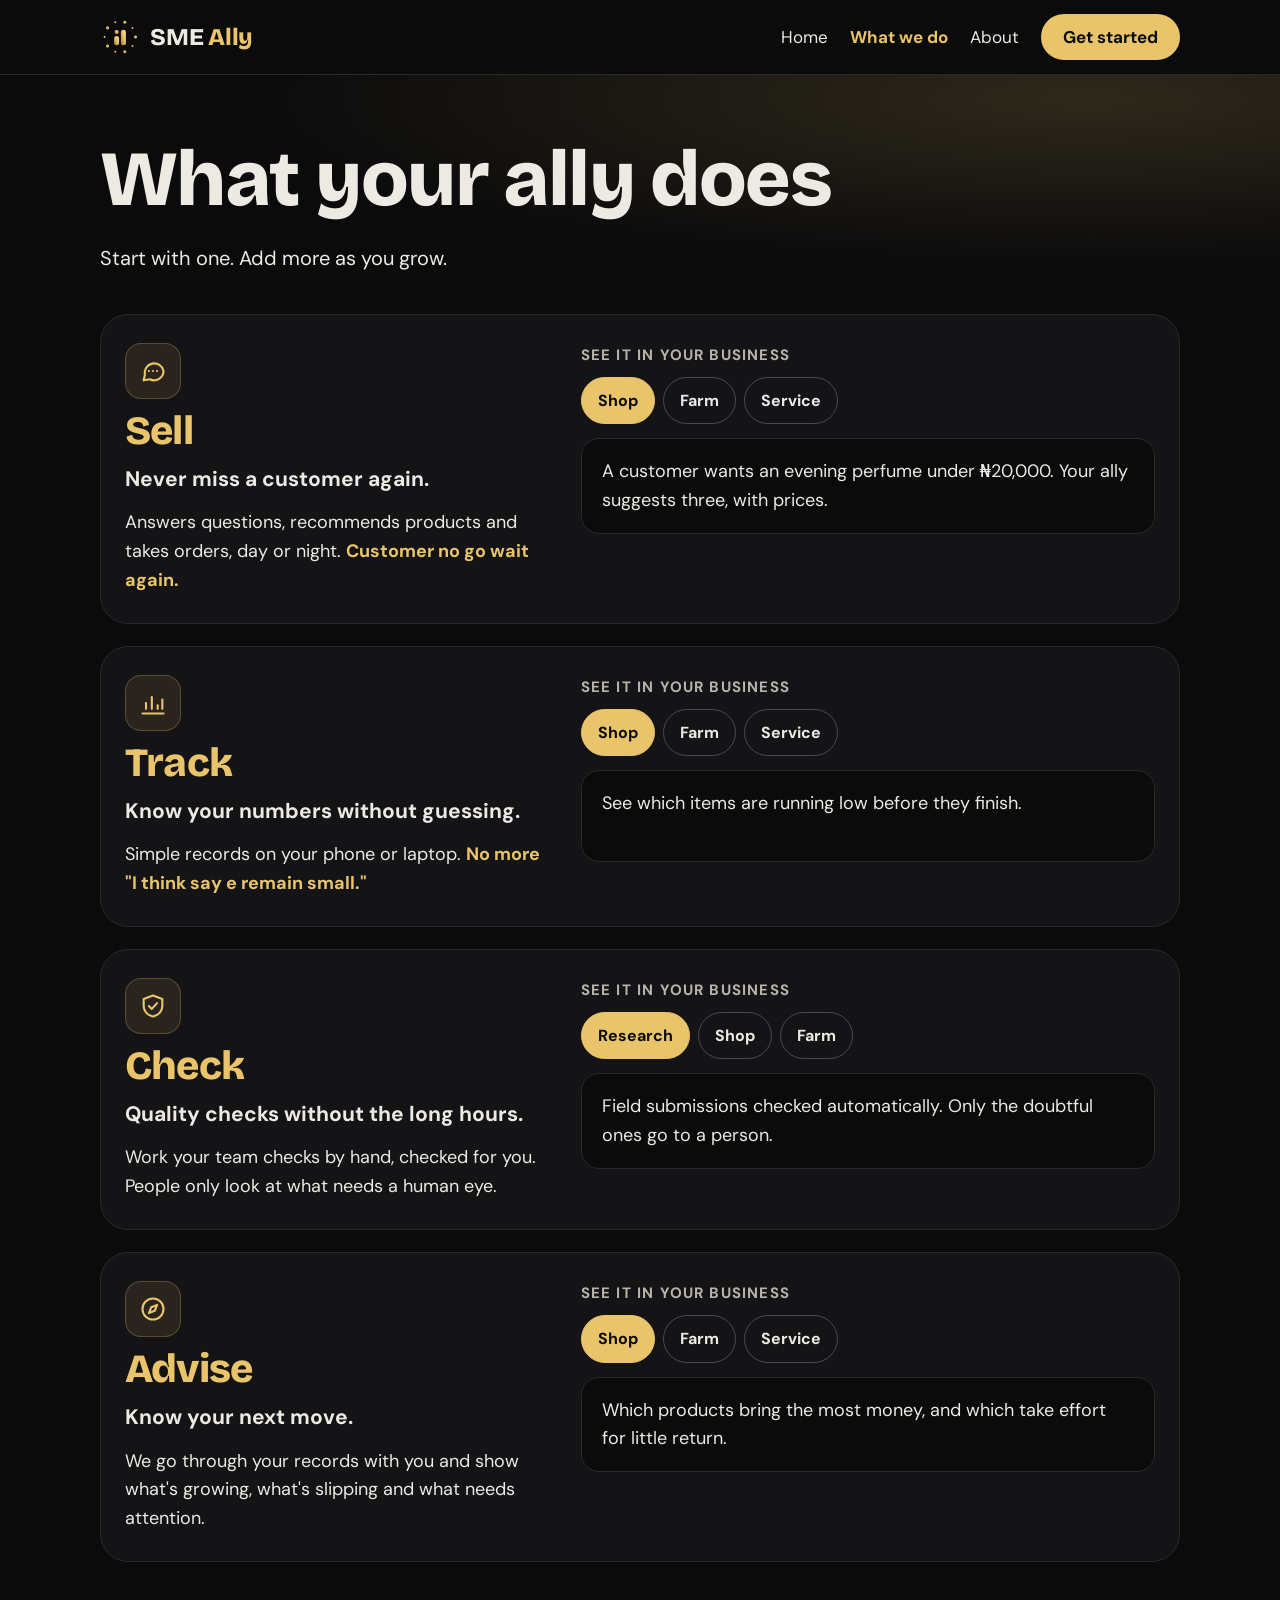
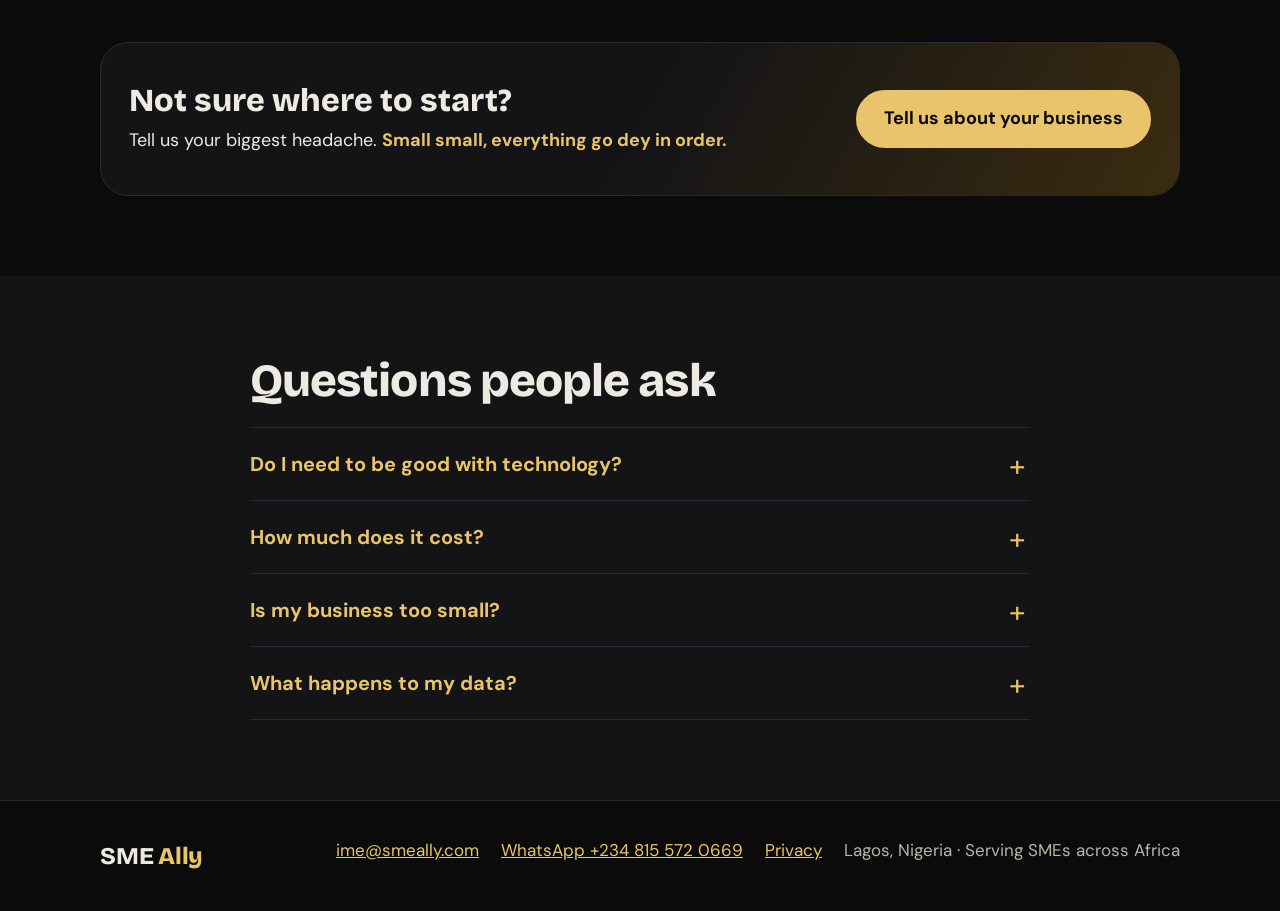
<file: what-we-do.html>
<!doctype html>
<html lang="en">
<head>
<meta charset="utf-8">
<meta name="viewport" content="width=device-width, initial-scale=1">
<title>What we do | SME Ally</title>
<meta name="description" content="Sell, Track, Check and Advise: four ways SME Ally takes work off your hands. Start with one and add more as you grow.">
<meta name="theme-color" content="#0B0B0C">
<link rel="canonical" href="https://smeally.com/what-we-do.html">
<meta property="og:type" content="website">
<meta property="og:site_name" content="SME Ally">
<meta property="og:title" content="What we do | SME Ally">
<meta property="og:description" content="Sell, Track, Check and Advise: four ways SME Ally takes work off your hands. Start with one and add more as you grow.">
<meta property="og:url" content="https://smeally.com/what-we-do.html">
<meta property="og:image" content="https://smeally.com/images/og-image.png">
<meta property="og:image:width" content="1200">
<meta property="og:image:height" content="630">
<meta name="twitter:card" content="summary_large_image">
<link rel="icon" href="/images/favicon.svg" type="image/svg+xml">
<link rel="icon" href="/images/favicon-32.png" sizes="32x32" type="image/png">
<link rel="apple-touch-icon" href="/images/apple-touch-icon.png">
<link rel="preload" href="/fonts/dm-sans-latin-400-normal.woff2" as="font" type="font/woff2" crossorigin>
<link rel="preload" href="/fonts/bricolage-grotesque-latin-800-normal.woff2" as="font" type="font/woff2" crossorigin>
<link rel="stylesheet" href="/css/style.css">
</head>
<body>
<a class="skip" href="#main">Skip to content</a>
<header class="site-header">
<div class="wrap">
<a class="brand" href="/" aria-label="SME Ally home">
<img src="/images/mark.svg" width="40" height="40" alt="">
<span class="brand-name">SME <span>Ally</span></span>
</a>
<nav class="nav" aria-label="Main">
<a href="/">Home</a>
<a href="/what-we-do.html" aria-current="page">What we do</a>
<a href="/about.html">About</a>
<a class="btn" href="/start.html">Get started</a>
</nav>
</div>
</header>
<main id="main">
<section class="hero">
<div class="wrap" style="display:block;padding-bottom:40px">
<h1 class="h1">What your ally does</h1>
<p class="lead" style="font-size:20px">Start with one. Add more as you grow.</p>
</div>
</section>

<section class="wrap stack">
<div class="svc">
<div class="svc-main"><div class="icon-box"><svg class="icon" viewBox="0 0 24 24" aria-hidden="true"><path d="M21 12a8 8 0 0 1-11.6 7.1L4 20l1-4.6A8 8 0 1 1 21 12z"/><path d="M8.5 12h.01M12 12h.01M15.5 12h.01"/></svg></div><h2 class="svc-name">Sell</h2><p class="svc-tag">Never miss a customer again.</p><p>Answers questions, recommends products and takes orders, day or night. <span class="pidgin">Customer no go wait again.</span></p></div>
<div class="svc-side">
<p class="small-caps" style="margin-bottom:10px">See it in your business</p>
<div class="tabs" role="tablist" aria-label="Sell examples"><button class="tab" role="tab" id="t-sell-0" aria-controls="p-sell-0" aria-selected="true" tabindex="0">Shop</button><button class="tab" role="tab" id="t-sell-1" aria-controls="p-sell-1" aria-selected="false" tabindex="-1">Farm</button><button class="tab" role="tab" id="t-sell-2" aria-controls="p-sell-2" aria-selected="false" tabindex="-1">Service</button></div>
<div class="tab-panel" role="tabpanel" id="p-sell-0" aria-labelledby="t-sell-0">A customer wants an evening perfume under ₦20,000. Your ally suggests three, with prices.</div><div class="tab-panel" role="tabpanel" id="p-sell-1" aria-labelledby="t-sell-1" hidden>A buyer asks your price per kilo and orders from your next harvest.</div><div class="tab-panel" role="tabpanel" id="p-sell-2" aria-labelledby="t-sell-2" hidden>A client asks how much braids cost and books Saturday at 10am.</div>
</div>
</div>
<div class="svc">
<div class="svc-main"><div class="icon-box"><svg class="icon" viewBox="0 0 24 24" aria-hidden="true"><path d="M3 21h18"/><path d="M6 17v-5"/><path d="M11 17V7"/><path d="M16 17v-3"/><path d="M20 17V9"/></svg></div><h2 class="svc-name">Track</h2><p class="svc-tag">Know your numbers without guessing.</p><p>Simple records on your phone or laptop. <span class="pidgin">No more "I think say e remain small."</span></p></div>
<div class="svc-side">
<p class="small-caps" style="margin-bottom:10px">See it in your business</p>
<div class="tabs" role="tablist" aria-label="Track examples"><button class="tab" role="tab" id="t-track-0" aria-controls="p-track-0" aria-selected="true" tabindex="0">Shop</button><button class="tab" role="tab" id="t-track-1" aria-controls="p-track-1" aria-selected="false" tabindex="-1">Farm</button><button class="tab" role="tab" id="t-track-2" aria-controls="p-track-2" aria-selected="false" tabindex="-1">Service</button></div>
<div class="tab-panel" role="tabpanel" id="p-track-0" aria-labelledby="t-track-0">See which items are running low before they finish.</div><div class="tab-panel" role="tabpanel" id="p-track-1" aria-labelledby="t-track-1" hidden>Every pond in one place: batch, fish count, feed, costs and losses.</div><div class="tab-panel" role="tabpanel" id="p-track-2" aria-labelledby="t-track-2" hidden>Who paid, who owes, and who hasn't come back in three months.</div>
</div>
</div>
<div class="svc">
<div class="svc-main"><div class="icon-box"><svg class="icon" viewBox="0 0 24 24" aria-hidden="true"><path d="M12 3l8 3v6c0 4.5-3.4 8.3-8 9-4.6-.7-8-4.5-8-9V6z"/><path d="M8.5 12l2.5 2.5 4.5-5"/></svg></div><h2 class="svc-name">Check</h2><p class="svc-tag">Quality checks without the long hours.</p><p>Work your team checks by hand, checked for you. People only look at what needs a human eye.</p></div>
<div class="svc-side">
<p class="small-caps" style="margin-bottom:10px">See it in your business</p>
<div class="tabs" role="tablist" aria-label="Check examples"><button class="tab" role="tab" id="t-check-0" aria-controls="p-check-0" aria-selected="true" tabindex="0">Research</button><button class="tab" role="tab" id="t-check-1" aria-controls="p-check-1" aria-selected="false" tabindex="-1">Shop</button><button class="tab" role="tab" id="t-check-2" aria-controls="p-check-2" aria-selected="false" tabindex="-1">Farm</button></div>
<div class="tab-panel" role="tabpanel" id="p-check-0" aria-labelledby="t-check-0">Field submissions checked automatically. Only the doubtful ones go to a person.</div><div class="tab-panel" role="tabpanel" id="p-check-1" aria-labelledby="t-check-1" hidden>Product photos checked against your catalogue.</div><div class="tab-panel" role="tabpanel" id="p-check-2" aria-labelledby="t-check-2" hidden>Daily records checked for missing entries before they become a problem.</div>
</div>
</div>
<div class="svc">
<div class="svc-main"><div class="icon-box"><svg class="icon" viewBox="0 0 24 24" aria-hidden="true"><circle cx="12" cy="12" r="9"/><path d="M15.5 8.5l-2 5-5 2 2-5z"/></svg></div><h2 class="svc-name">Advise</h2><p class="svc-tag">Know your next move.</p><p>We go through your records with you and show what's growing, what's slipping and what needs attention.</p></div>
<div class="svc-side">
<p class="small-caps" style="margin-bottom:10px">See it in your business</p>
<div class="tabs" role="tablist" aria-label="Advise examples"><button class="tab" role="tab" id="t-advise-0" aria-controls="p-advise-0" aria-selected="true" tabindex="0">Shop</button><button class="tab" role="tab" id="t-advise-1" aria-controls="p-advise-1" aria-selected="false" tabindex="-1">Farm</button><button class="tab" role="tab" id="t-advise-2" aria-controls="p-advise-2" aria-selected="false" tabindex="-1">Service</button></div>
<div class="tab-panel" role="tabpanel" id="p-advise-0" aria-labelledby="t-advise-0">Which products bring the most money, and which take effort for little return.</div><div class="tab-panel" role="tabpanel" id="p-advise-1" aria-labelledby="t-advise-1" hidden>More fish dying in one pond than the others? Time to call the vet.</div><div class="tab-panel" role="tabpanel" id="p-advise-2" aria-labelledby="t-advise-2" hidden>Your busiest days, so you know when to have more hands on deck.</div>
</div>
</div>
</section>

<section class="wrap section">
<div class="cta-box cta-inner">
<div>
<p style="font-family:var(--head);font-weight:800;font-size:32px;line-height:1.1">Not sure where to start?</p>
<p style="margin-top:8px">Tell us your biggest headache. <strong class="gold">Small small, everything go dey in order.</strong></p>
</div>
<a class="btn" href="/start.html">Tell us about your business</a>
</div>
</section>

<section class="band">
<div class="narrow section" style="max-width:820px">
<h2 class="h2" style="margin-bottom:20px">Questions people ask</h2>
<details class="faq"><summary>Do I need to be good with technology?</summary><p>No. If you can use WhatsApp, you can use your ally. We set it all up for you.</p></details>
<details class="faq"><summary>How much does it cost?</summary><p>It depends on what you need. After the free call, you get a clear price before any work starts.</p></details>
<details class="faq"><summary>Is my business too small?</summary><p>No. If you have customers and records, we can help.</p></details>
<details class="faq"><summary>What happens to my data?</summary><p>It stays yours. We never sell it, and you can ask us to delete it anytime. <a href="/privacy.html">Privacy notice</a></p></details>
</div>
</section>
</main>
<footer class="site-footer">
<div class="wrap">
<span class="brand-name">SME <span>Ally</span></span>
<div class="footer-links">
<a href="mailto:ime@smeally.com">ime@smeally.com</a>
<a href="https://wa.me/2348155720669?text=Hello%20SME%20Ally%2C%20I%20found%20you%20on%20smeally.com." data-wa>WhatsApp +234 815 572 0669</a>
<a href="/privacy.html">Privacy</a>
<span>Lagos, Nigeria · Serving SMEs across Africa</span>
</div>
</div>
</footer>
<script src="/js/tabs.js" defer></script>
<dialog id="wa-dialog" class="wa-dialog" aria-labelledby="wa-title">
<form id="wa-form" method="dialog" novalidate data-intro="Hello SME Ally, I found you on smeally.com.">
<button type="button" class="wa-close" id="wa-close" aria-label="Close">&times;</button>
<p class="eyebrow" style="margin-bottom:8px">Chat on WhatsApp</p>
<h2 id="wa-title" class="wa-title">Quick hello first</h2>
<p class="muted" style="margin-top:6px">So we know who you are when your message arrives.</p>
<div class="field" style="margin-top:20px"><label for="wa-name">Your name</label>
<input class="input" id="wa-name" name="name" autocomplete="name" placeholder="John Doe" required></div>
<div class="field" style="margin-top:16px"><label for="wa-biz">Business name</label>
<input class="input" id="wa-biz" name="business" autocomplete="organization" placeholder="Elixir Haven"></div>
<div class="field" style="margin-top:16px"><label for="wa-kind">What kind of business is it?</label>
<input class="input" id="wa-kind" name="kind" placeholder="Perfume shop, salon, catfish farm"></div>
<div class="field" style="margin-top:16px"><label for="wa-need">What can we help with? <span class="muted" style="font-weight:400">(optional)</span></label>
<textarea class="input" id="wa-need" name="need" rows="3" placeholder="Say it the way you'd say it to a friend."></textarea></div>
<p class="error-text" id="wa-error" role="alert" hidden>Please add your name.</p>
<button class="btn" type="submit" style="margin-top:20px;width:100%">Continue to WhatsApp</button>
</form>
</dialog>
<script src="/js/config.js"></script>
<script src="/js/wa.js" defer></script>
<script src="/js/motion.js" defer></script>
</body>
</html>
</file>
<file: css/style.css>
/* SME Ally website styles
   Colours: black #0B0B0C, panel #141416, line #2A2A2E,
   soft white #EDEAE3, light grey #B9B4AA, gold #E9C46A.
   Readability rule: body text is never smaller than 17px and never dark grey. */

/* Fonts are stored on our own site so pages load fast on any network */
@font-face { font-family: 'DM Sans'; font-style: normal; font-weight: 400; font-display: swap; src: url('/fonts/dm-sans-latin-400-normal.woff2') format('woff2'); unicode-range: U+0000-00FF, U+0131, U+0152-0153, U+02BB-02BC, U+02C6, U+02DA, U+02DC, U+2000-206F, U+20AC, U+2122, U+2212, U+FEFF, U+FFFD; }
@font-face { font-family: 'DM Sans'; font-style: normal; font-weight: 400; font-display: swap; src: url('/fonts/dm-sans-latin-ext-400-normal.woff2') format('woff2'); unicode-range: U+0100-024F, U+20A0-20AB, U+20AD-20C0; }
@font-face { font-family: 'DM Sans'; font-style: normal; font-weight: 700; font-display: swap; src: url('/fonts/dm-sans-latin-700-normal.woff2') format('woff2'); }
@font-face { font-family: 'Bricolage Grotesque'; font-style: normal; font-weight: 700; font-display: swap; src: url('/fonts/bricolage-grotesque-latin-700-normal.woff2') format('woff2'); }
@font-face { font-family: 'Bricolage Grotesque'; font-style: normal; font-weight: 800; font-display: swap; src: url('/fonts/bricolage-grotesque-latin-800-normal.woff2') format('woff2'); }

:root {
  --bg: #0B0B0C;
  --panel: #141416;
  --panel-2: #1E1E21;
  --line: #2A2A2E;
  --field-line: #4A4A50;
  --text: #EDEAE3;
  --muted: #B9B4AA;
  --gold: #E9C46A;
  --gold-deep: #A8772A;
  --gold-light: #F7DFA0;
  --head: 'Bricolage Grotesque', system-ui, sans-serif;
  --body: 'DM Sans', system-ui, -apple-system, 'Segoe UI', Roboto, sans-serif;
}

*, *::before, *::after { box-sizing: border-box; }
html { -webkit-text-size-adjust: 100%; scroll-behavior: smooth; }
body {
  margin: 0;
  background: var(--bg);
  color: var(--text);
  font-family: var(--body);
  font-size: 18px;
  line-height: 1.6;
}
img, svg { display: block; max-width: 100%; }
a { color: var(--gold); }
a:hover { color: var(--gold-light); }
:focus-visible { outline: 3px solid var(--gold); outline-offset: 3px; border-radius: 6px; }
h1, h2, h3 { font-family: var(--head); font-weight: 800; letter-spacing: -0.02em; margin: 0; }
p { margin: 0; }

.wrap { max-width: 1120px; margin: 0 auto; padding-left: 20px; padding-right: 20px; }
.narrow { max-width: 760px; margin: 0 auto; padding-left: 20px; padding-right: 20px; }
.band { background: var(--panel); }
.section { padding-top: 80px; padding-bottom: 80px; }
.muted { color: var(--muted); }
.gold { color: var(--gold); }
.gold-text {
  background: linear-gradient(60deg, #C9973E, var(--gold) 55%, var(--gold-light));
  -webkit-background-clip: text; background-clip: text; color: transparent;
}
.skip { position: absolute; left: -999px; top: 8px; background: var(--gold); color: var(--bg); padding: 10px 16px; border-radius: 8px; z-index: 10; }
.skip:focus { left: 8px; }

/* Header */
.site-header { border-bottom: 1px solid var(--line); }
.site-header .wrap { display: flex; flex-wrap: wrap; align-items: center; justify-content: space-between; gap: 14px; padding-top: 14px; padding-bottom: 14px; }
.brand { display: flex; align-items: center; gap: 10px; text-decoration: none; color: var(--text); }
.brand:hover { color: var(--text); }
.brand-name { font-family: var(--head); font-weight: 800; font-size: 24px; letter-spacing: -0.01em; }
.brand-name span { color: var(--gold); }
.nav { display: flex; flex-wrap: wrap; align-items: center; gap: 8px 22px; font-size: 17px; }
.nav a { color: var(--text); text-decoration: none; padding: 6px 0; }
.nav a:hover { color: var(--gold); }
.nav a[aria-current="page"] { color: var(--gold); font-weight: 700; }

/* Buttons */
.btn {
  display: inline-block; text-decoration: none; font-weight: 700; font-size: 18px;
  font-family: inherit; line-height: 1.2; padding: 16px 26px; border-radius: 999px;
  background: var(--gold); color: var(--bg); border: 2px solid var(--gold); cursor: pointer;
}
.btn:hover { background: var(--gold-light); border-color: var(--gold-light); color: var(--bg); }
.btn-outline { background: transparent; color: var(--gold); }
.btn-outline:hover { background: rgba(233, 196, 106, 0.12); color: var(--gold-light); }
.nav .btn { font-size: 17px; padding: 11px 20px; color: var(--bg); }
.nav .btn:hover { color: var(--bg); }
.btn[disabled] { opacity: 0.6; cursor: wait; }
.btn-row { display: flex; flex-wrap: wrap; gap: 14px; margin-top: 32px; }

/* Shared type */
.eyebrow { font-size: 15px; font-weight: 700; letter-spacing: 0.1em; text-transform: uppercase; color: var(--gold); margin-bottom: 16px; }
.h1 { font-size: clamp(42px, 7vw, 78px); line-height: 1.03; }
.h2 { font-size: clamp(30px, 4.4vw, 46px); line-height: 1.1; }
.lead { font-size: 19px; max-width: 580px; margin-top: 22px; }
.pidgin-line { font-family: var(--head); font-weight: 700; font-size: clamp(26px, 3.4vw, 36px); color: var(--gold); margin-top: 12px; }

/* Hero */
.hero { background: radial-gradient(ellipse at 85% 10%, rgba(233, 196, 106, 0.16), rgba(11, 11, 12, 0) 55%); }
.hero .wrap { display: flex; flex-wrap: wrap; align-items: center; gap: 48px; padding-top: 64px; padding-bottom: 88px; }
.hero-text { flex: 999 1 520px; min-width: 0; }
.hero-side { flex: 1 1 300px; min-width: 0; display: flex; justify-content: center; }

/* Chat card */
.chat { width: 100%; max-width: 380px; background: var(--panel); border: 1px solid var(--line); border-radius: 28px; padding: 22px; display: flex; flex-direction: column; gap: 12px; }
.chat-time { font-size: 15px; font-weight: 700; color: var(--muted); }
.bubble { padding: 12px 14px; max-width: 85%; font-size: 17px; line-height: 1.45; }
.bubble.them { align-self: flex-end; background: var(--line); border-radius: 18px 18px 4px 18px; }
.bubble.ally { align-self: flex-start; background: var(--panel-2); border: 1px solid var(--line); border-radius: 18px 18px 18px 4px; }
.bubble.win { align-self: flex-start; background: var(--gold); color: var(--bg); border-radius: 18px 18px 18px 4px; font-weight: 700; }
.chat-foot { font-size: 15px; color: var(--muted); margin-top: 4px; }

/* Grids and cards */
.grid { display: grid; grid-template-columns: repeat(auto-fit, minmax(240px, 1fr)); gap: 18px; margin-top: 32px; }
.card { background: var(--panel); border: 1px solid var(--line); border-radius: 22px; padding: 26px; }
.band .card { background: var(--bg); }
.card-gold { background: var(--gold); color: var(--bg); border-color: var(--gold); }
.card-title { font-family: var(--head); font-weight: 800; font-size: 30px; line-height: 1.1; }
.card-tag { font-weight: 700; margin: 6px 0 12px; color: var(--gold); }
.card-gold .card-tag { color: var(--bg); }
.card-label { font-weight: 700; font-size: 21px; color: var(--gold); }

/* Trust */
.split { display: flex; flex-wrap: wrap; gap: 40px; }
.split > :first-child { flex: 1 1 300px; min-width: 0; }
.split > :last-child { flex: 999 1 460px; min-width: 0; display: flex; flex-direction: column; gap: 22px; }
.rule-item { padding-top: 18px; border-top: 1px solid var(--line); }

/* Steps */
.steps { display: grid; grid-template-columns: repeat(auto-fit, minmax(220px, 1fr)); gap: 28px; margin-top: 36px; }
.step-num { font-family: var(--head); font-weight: 800; font-size: 48px; line-height: 1; color: var(--gold); }
.step-title { font-weight: 700; font-size: 20px; margin: 10px 0 4px; }

/* Video (shown once the demo is ready) */
.video { aspect-ratio: 16 / 9; width: 100%; border: 0; border-radius: 22px; background: var(--panel); }

/* CTA band */
.cta-band { background: linear-gradient(120deg, var(--panel) 0%, var(--panel) 45%, #3A2C10 100%); border-top: 1px solid var(--line); }
.cta-box { background: linear-gradient(120deg, var(--panel) 0%, var(--panel) 50%, #3A2C10 100%); border: 1px solid var(--line); border-radius: 28px; padding: 40px 28px; }
.cta-inner { display: flex; flex-wrap: wrap; align-items: center; justify-content: space-between; gap: 24px; }
.cta-inner > div { flex: 999 1 420px; min-width: 0; }

/* What we do */
.service { background: var(--panel); border: 1px solid var(--line); border-radius: 28px; padding: 32px 26px; display: flex; flex-wrap: wrap; gap: 32px; }
.service-main { flex: 1 1 280px; min-width: 0; }
.service-examples { flex: 2 1 420px; min-width: 0; display: flex; flex-direction: column; gap: 12px; }
.service-examples > p:not(.small-caps) { padding-top: 12px; border-top: 1px solid var(--line); }
.service-name { font-family: var(--head); font-weight: 800; font-size: 40px; color: var(--gold); line-height: 1.1; }
.small-caps { font-size: 15px; font-weight: 700; letter-spacing: 0.08em; text-transform: uppercase; color: var(--muted); }
.stack { display: flex; flex-direction: column; gap: 22px; }
.faq-item { padding: 20px 0; border-top: 1px solid var(--line); }
.faq-item:last-child { border-bottom: 1px solid var(--line); }
.faq-q { font-weight: 700; font-size: 20px; color: var(--gold); margin-bottom: 6px; }

/* About */
.photo-wrap { flex: 1 1 280px; min-width: 0; display: flex; flex-direction: column; align-items: center; gap: 14px; }
.photo { position: relative; width: 280px; max-width: 100%; aspect-ratio: 280 / 340; border-radius: 28px; overflow: hidden; background: var(--panel); border: 1px solid var(--line); display: flex; align-items: center; justify-content: center; }
.photo img { position: absolute; inset: 0; width: 100%; height: 100%; object-fit: cover; }
.photo-fallback { width: 45%; opacity: 0.9; }
.faith { border-top: 1px solid var(--gold-deep); border-bottom: 1px solid var(--gold-deep); padding: 26px 0; text-align: center; font-family: var(--head); font-weight: 700; font-size: 24px; line-height: 1.4; margin-top: 32px; }
.big-quote { font-family: var(--head); font-weight: 700; font-size: 26px; line-height: 1.3; }

/* Form */
.form { display: flex; flex-direction: column; gap: 22px; margin-top: 32px; }
.field { display: flex; flex-direction: column; gap: 8px; }
.field label, .legend { font-weight: 700; }
.hint { font-size: 16px; color: var(--muted); margin-top: -4px; }
.input {
  width: 100%; padding: 14px 16px; border-radius: 12px; border: 1px solid var(--field-line);
  background: var(--panel); color: var(--text); font-size: 17px; font-family: inherit;
}
.input::placeholder { color: #8F8A82; }
textarea.input { resize: vertical; min-height: 120px; }
.input[aria-invalid="true"] { border-color: #F2A285; }
.error-text { color: #F2A285; font-size: 16px; font-weight: 700; }
fieldset { border: 0; padding: 0; margin: 0; }
.choice-row { display: flex; flex-wrap: wrap; gap: 12px; margin-top: 10px; }
.choice { position: relative; }
.choice input { position: absolute; opacity: 0; width: 1px; height: 1px; }
.choice span {
  display: inline-block; padding: 14px 22px; border-radius: 999px; border: 2px solid var(--gold);
  color: var(--gold); font-weight: 700; font-size: 17px; cursor: pointer;
}
.choice input:checked + span { background: var(--gold); color: var(--bg); }
.choice input:focus-visible + span { outline: 3px solid var(--gold-light); outline-offset: 3px; }
.call-note { background: var(--panel); border: 1px solid var(--line); border-radius: 16px; padding: 16px 18px; font-size: 17px; }
.honey { position: absolute; left: -5000px; }
.status { padding: 18px 20px; border-radius: 16px; border: 1px solid var(--line); background: var(--panel); }
.done { text-align: center; padding: 24px 0; }
.done svg { margin: 0 auto; }
#cal-box { width: 100%; min-height: 520px; margin-top: 24px; border-radius: 20px; overflow: auto; }
[hidden] { display: none !important; }

/* Legal */
.legal h2 { font-size: 26px; margin: 36px 0 10px; }
.legal p, .legal li { margin-bottom: 10px; }
.legal ul { padding-left: 22px; }

/* Footer */
.site-footer { border-top: 1px solid var(--line); }
.site-footer .wrap { display: flex; flex-wrap: wrap; justify-content: space-between; gap: 18px; padding-top: 36px; padding-bottom: 36px; font-size: 17px; color: var(--muted); }
.footer-links { display: flex; flex-wrap: wrap; gap: 10px 22px; }
.credit { text-align: center; font-size: 17px; color: var(--muted); margin-top: 28px; }

@media (max-width: 560px) {
  .section { padding-top: 60px; padding-bottom: 60px; }
  .hero .wrap { padding-top: 40px; padding-bottom: 64px; }
  .brand-name { font-size: 22px; }
  .nav { gap: 6px 16px; }
  .btn-row .btn { width: 100%; text-align: center; }
}
.site-footer .brand-name { color: var(--text); }

/* ---------- Movement (kept gentle on purpose) ---------- */

/* Buttons and cards lift slightly when pointed at or tapped */
.btn, .choice span { transition: transform .18s ease, box-shadow .18s ease, background-color .18s ease, color .18s ease; }
.card, .service, .chat { transition: transform .22s ease, border-color .22s ease, box-shadow .22s ease; }
@media (hover: hover) {
  .btn:hover, .choice span:hover { transform: translateY(-2px); box-shadow: 0 8px 22px rgba(233, 196, 106, 0.22); }
  .card:hover, .service:hover { transform: translateY(-4px); border-color: rgba(233, 196, 106, 0.45); box-shadow: 0 14px 34px rgba(0, 0, 0, 0.45); }
  .card-gold:hover { box-shadow: 0 14px 34px rgba(233, 196, 106, 0.25); }
}
.btn:active, .choice span:active { transform: translateY(1px) scale(0.98); }
.card:active, .service:active { transform: translateY(-2px); border-color: rgba(233, 196, 106, 0.45); }

/* Sections rise softly into view (only when motion.js runs) */
.motion .reveal { opacity: 0; transform: translateY(18px); transition: opacity .6s ease, transform .6s ease; }
.motion .reveal.in { opacity: 1; transform: none; }
.motion .card.reveal.in:hover, .motion .service.reveal.in:hover { transform: translateY(-4px); }

/* Home page chat plays out like a real conversation */
.chat.playing .bubble, .chat.playing .chat-foot { display: none; }
.chat.playing .bubble.show, .chat.playing .chat-foot.show { display: block; animation: pop-in .35s ease both; }
.chat.playing .typing.show { display: flex; animation: pop-in .35s ease both; gap: 5px; align-items: center; width: auto; padding: 14px 16px; }
.typing span { width: 7px; height: 7px; border-radius: 50%; background: var(--muted); animation: dot 1s infinite ease-in-out; }
.typing span:nth-child(2) { animation-delay: .15s; }
.typing span:nth-child(3) { animation-delay: .3s; }
@keyframes pop-in { from { opacity: 0; transform: translateY(8px); } to { opacity: 1; transform: none; } }
@keyframes dot { 0%, 60%, 100% { opacity: .35; transform: translateY(0); } 30% { opacity: 1; transform: translateY(-3px); } }

/* Anyone whose phone asks for less motion gets a still page */
@media (prefers-reduced-motion: reduce) {
  *, *::before, *::after { animation: none !important; transition: none !important; }
  .btn:hover, .card:hover, .service:hover, .choice span:hover { transform: none !important; }
}

/* ================= Version 2: fewer words, more to look at ================= */
.icon { width: 28px; height: 28px; stroke: var(--gold); fill: none; stroke-width: 1.8; stroke-linecap: round; stroke-linejoin: round; flex: none; }
.icon-lg { width: 40px; height: 40px; }
.icon-box { width: 56px; height: 56px; border-radius: 16px; background: rgba(233, 196, 106, 0.1); border: 1px solid rgba(233, 196, 106, 0.25); display: flex; align-items: center; justify-content: center; }
.card-gold .icon-box { background: rgba(11, 11, 12, 0.12); border-color: rgba(11, 11, 12, 0.2); }
.card-gold .icon { stroke: var(--bg); }
.section-sub { font-size: 19px; color: var(--muted); margin-top: 10px; max-width: 560px; }

/* Pain tiles */
.pain { display: flex; flex-direction: column; gap: 14px; }
.pain-set { font-size: 18px; }
.pain-punch { font-family: var(--head); font-weight: 800; font-size: 26px; line-height: 1.15; color: var(--gold); letter-spacing: -0.01em; }

/* Service tiles */
.tile { display: flex; flex-direction: column; gap: 14px; }
.tile .card-title { margin-top: 4px; }

/* Steps row */
.step-row { display: grid; grid-template-columns: repeat(auto-fit, minmax(220px, 1fr)); gap: 18px; margin-top: 32px; counter-reset: s; }
.step-card { background: var(--bg); border: 1px solid var(--line); border-radius: 22px; padding: 24px; display: flex; gap: 16px; align-items: flex-start; }
.step-card .step-num { font-size: 44px; }
.step-card p { font-weight: 700; font-size: 19px; line-height: 1.35; }
.step-card span { display: block; font-weight: 400; color: var(--muted); font-size: 17px; margin-top: 4px; }

/* Trust pills */
.pills { display: flex; flex-wrap: wrap; gap: 12px; margin-top: 28px; }
.pill { display: inline-flex; align-items: center; gap: 10px; padding: 12px 18px; border-radius: 999px; border: 1px solid var(--line); background: var(--panel); font-weight: 700; font-size: 17px; }
.band .pill { background: var(--bg); }
.pill .icon { width: 22px; height: 22px; }

/* What we do: tabs */
.svc { background: var(--panel); border: 1px solid var(--line); border-radius: 28px; padding: 28px 24px; display: flex; flex-wrap: wrap; gap: 28px; align-items: flex-start; }
.svc-main { flex: 1 1 260px; min-width: 0; display: flex; flex-direction: column; gap: 12px; }
.svc-name { font-family: var(--head); font-weight: 800; font-size: 40px; line-height: 1; color: var(--gold); }
.svc-tag { font-weight: 700; font-size: 21px; }
.svc-side { flex: 1.4 1 340px; min-width: 0; }
.tabs { display: flex; flex-wrap: wrap; gap: 8px; }
.tab { font: inherit; font-size: 16px; font-weight: 700; padding: 10px 16px; border-radius: 999px; border: 1px solid var(--field-line); background: transparent; color: var(--text); cursor: pointer; transition: background-color .18s ease, color .18s ease, border-color .18s ease; }
.tab[aria-selected="true"] { background: var(--gold); border-color: var(--gold); color: var(--bg); }
.tab-panel { margin-top: 14px; background: var(--bg); border: 1px solid var(--line); border-radius: 18px; padding: 18px 20px; font-size: 18px; min-height: 92px; }
.tab-panel[hidden] { display: none; }
.svc .pidgin { color: var(--gold); font-weight: 700; }

/* FAQ with tap to open */
details.faq { border-top: 1px solid var(--line); }
details.faq:last-of-type { border-bottom: 1px solid var(--line); }
details.faq summary { list-style: none; cursor: pointer; padding: 20px 40px 20px 0; position: relative; font-weight: 700; font-size: 20px; color: var(--gold); }
details.faq summary::-webkit-details-marker { display: none; }
details.faq summary::after { content: '+'; position: absolute; right: 4px; top: 14px; font-size: 30px; font-weight: 400; color: var(--gold); transition: transform .2s ease; }
details.faq[open] summary::after { transform: rotate(45deg); }
details.faq p { padding: 0 0 20px; }

/* About: timeline and beliefs */
.timeline { list-style: none; padding: 0; margin: 28px 0 0; position: relative; }
.timeline::before { content: ''; position: absolute; left: 11px; top: 8px; bottom: 8px; width: 2px; background: linear-gradient(var(--gold), rgba(233,196,106,0.15)); }
.timeline li { position: relative; padding: 0 0 26px 44px; }
.timeline li::before { content: ''; position: absolute; left: 4px; top: 6px; width: 16px; height: 16px; border-radius: 50%; background: var(--bg); border: 3px solid var(--gold); }
.timeline li.now::before { background: var(--gold); }
.timeline .when { font-size: 15px; font-weight: 700; letter-spacing: 0.08em; text-transform: uppercase; color: var(--muted); }
.timeline .what { font-weight: 700; font-size: 20px; }
.belief { display: flex; flex-direction: column; gap: 10px; }
.photo-real { width: 300px; max-width: 100%; aspect-ratio: 3 / 4; border-radius: 28px; overflow: hidden; border: 1px solid var(--line); box-shadow: 0 24px 60px rgba(0,0,0,0.5), 0 0 0 6px rgba(233,196,106,0.08); background: var(--panel); position: relative; }
.photo-real img { width: 100%; height: 100%; object-fit: cover; }
.photo-real .photo-fallback { position: absolute; inset: 0; margin: auto; width: 45%; height: auto; }

/* WhatsApp quick form */
.wa-dialog { width: min(460px, calc(100vw - 32px)); max-height: calc(100vh - 32px); overflow: auto; padding: 28px 24px 24px; border-radius: 24px; border: 1px solid var(--line); background: var(--panel); color: var(--text); }
.wa-dialog::backdrop { background: rgba(0, 0, 0, 0.7); }
.wa-dialog[open] { animation: pop-in .25s ease both; }
.wa-title { font-size: 30px; }
.wa-close { position: absolute; top: 12px; right: 14px; width: 40px; height: 40px; border-radius: 50%; border: 0; background: transparent; color: var(--muted); font-size: 30px; line-height: 1; cursor: pointer; }
.wa-close:hover { color: var(--gold); }
</file>
